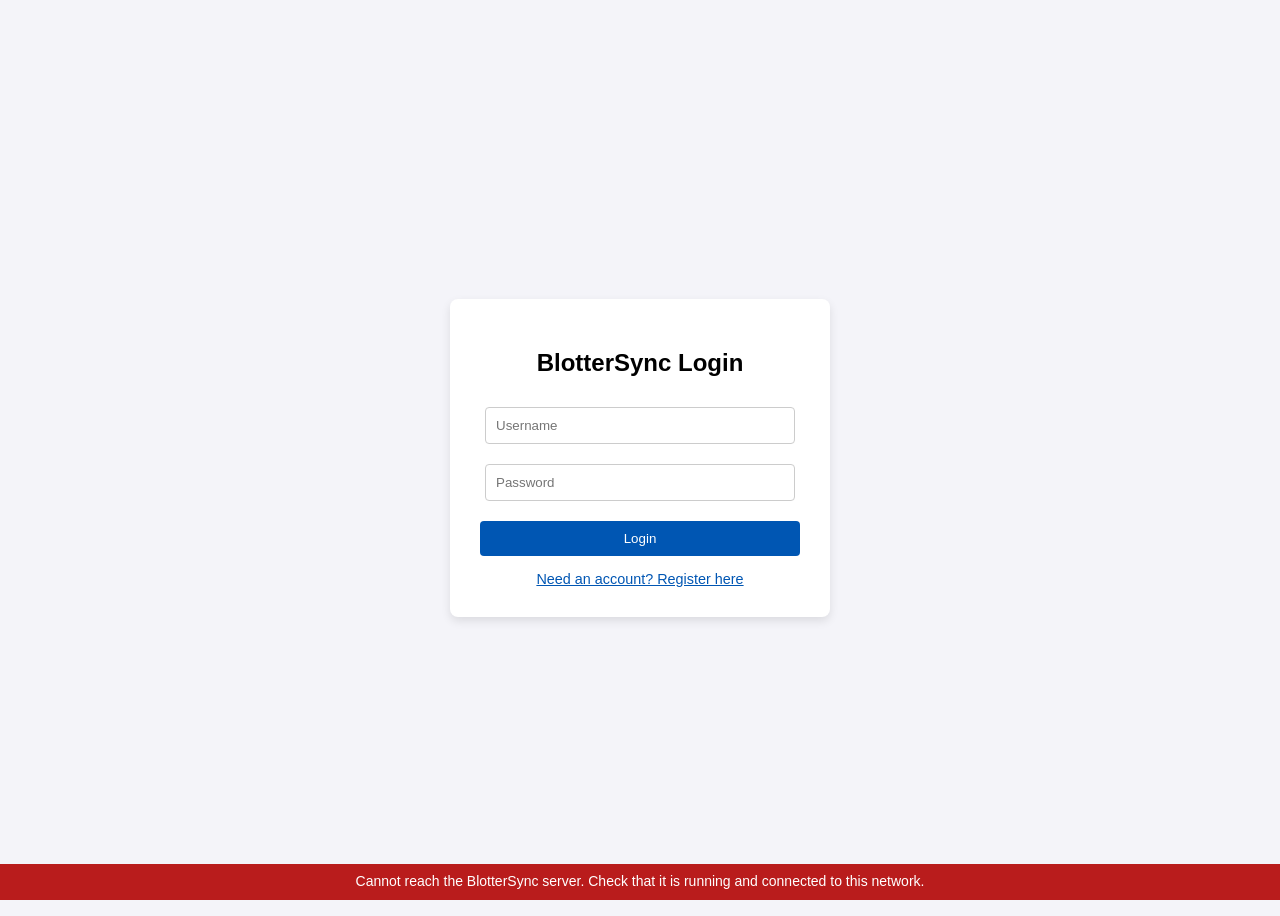
<file: index.html>
<!DOCTYPE html>
<html lang="en">
<head>
    <meta charset="UTF-8">
    <meta name="viewport" content="width=device-width, initial-scale=1.0">
    <title>BlotterSync - Authentication</title>
    <style>
        body { font-family: Arial, sans-serif; display: flex; justify-content: center; align-items: center; height: 100vh; background-color: #f4f4f9; }
        .auth-box { background: white; padding: 30px; border-radius: 8px; box-shadow: 0 4px 10px rgba(0,0,0,0.1); width: 320px; text-align: center; }
        input { width: 90%; padding: 10px; margin: 10px 0; border: 1px solid #ccc; border-radius: 4px; }
        button { width: 100%; padding: 10px; margin-top: 10px; background-color: #0056b3; color: white; border: none; border-radius: 4px; cursor: pointer; }
        button:hover { background-color: #004494; }
        .toggle-link { color: #0056b3; cursor: pointer; margin-top: 15px; display: block; font-size: 0.9em; text-decoration: underline; }
        #errorMsg, #successMsg { font-size: 0.9em; display: none; margin-top: 10px; }
        #errorMsg { color: red; }
        #successMsg { color: green; }
        .hidden { display: none; }
    </style>
</head>
<body>
    <div class="auth-box">
        <h2 id="formTitle">BlotterSync Login</h2>
        
        <!-- LOGIN FORM -->
        <form id="loginForm">
            <input type="text" id="loginUsername" placeholder="Username" required>
            <input type="password" id="loginPassword" placeholder="Password" required>
            <button type="submit">Login</button>
        </form>

        <!-- REGISTER FORM (Hidden by default) -->
        <form id="registerForm" class="hidden">
            <input type="text" id="regBadge" placeholder="Badge Number (e.g., PO1-999)" required>
            <input type="text" id="regFirst" placeholder="First Name" required>
            <input type="text" id="regLast" placeholder="Last Name" required>
            <input type="text" id="regUser" placeholder="Choose Username" required>
            <input type="password" id="regPass" placeholder="Choose Password (min. 8 characters)" minlength="8" required>
            <button type="submit">Register Account</button>
        </form>

        <p id="errorMsg"></p>
        <p id="successMsg"></p>
        <span class="toggle-link" id="toggleMode">Need an account? Register here</span>
    </div>

    <script>
        const API_BASE_URL = 'http://localhost:5180';

        const loginForm = document.getElementById('loginForm');
        const registerForm = document.getElementById('registerForm');
        const formTitle = document.getElementById('formTitle');
        const toggleBtn = document.getElementById('toggleMode');
        const errorMsg = document.getElementById('errorMsg');
        const successMsg = document.getElementById('successMsg');

        // Toggle between Login and Register views
        let isLogin = true;
        toggleBtn.addEventListener('click', () => {
            isLogin = !isLogin;
            errorMsg.style.display = 'none';
            successMsg.style.display = 'none';
            
            if (isLogin) {
                loginForm.classList.remove('hidden');
                registerForm.classList.add('hidden');
                formTitle.innerText = "BlotterSync Login";
                toggleBtn.innerText = "Need an account? Register here";
            } else {
                loginForm.classList.add('hidden');
                registerForm.classList.remove('hidden');
                formTitle.innerText = "Create Officer Account";
                toggleBtn.innerText = "Already have an account? Login here";
            }
        });

        // Handle Login Submission
        loginForm.addEventListener('submit', async (e) => {
            e.preventDefault();
            errorMsg.style.display = 'none';
            
            const username = document.getElementById('loginUsername').value;
            const password = document.getElementById('loginPassword').value;
            const submitBtn = loginForm.querySelector('button[type="submit"]');
            submitBtn.disabled = true;

            try {
                const response = await fetch(`${API_BASE_URL}/api/Auth/Login`, {
                    method: 'POST',
                    headers: { 'Content-Type': 'application/json' },
                    body: JSON.stringify({ username, password })
                });

                if (response.ok) {
                    const data = await response.json();
                    localStorage.setItem('jwtToken', data.token);
                    localStorage.setItem('userRole', data.role);
                    window.location.href = 'dashboard.html';
                } else {
                    errorMsg.innerText = "Invalid username or password.";
                    errorMsg.style.display = 'block';
                }
            } catch (error) {
                errorMsg.innerText = "Cannot connect to the API.";
                errorMsg.style.display = 'block';
            } finally {
                submitBtn.disabled = false;
            }
        });

        // Handle Registration Submission
        registerForm.addEventListener('submit', async (e) => {
            e.preventDefault();
            errorMsg.style.display = 'none';
            successMsg.style.display = 'none';

            const payload = {
                badgeNumber: document.getElementById('regBadge').value,
                firstName: document.getElementById('regFirst').value,
                lastName: document.getElementById('regLast').value,
                username: document.getElementById('regUser').value,
                password: document.getElementById('regPass').value
            };
            const submitBtn = registerForm.querySelector('button[type="submit"]');
            submitBtn.disabled = true;

            try {
                const response = await fetch(`${API_BASE_URL}/api/Auth/Register`, {
                    method: 'POST',
                    headers: { 'Content-Type': 'application/json' },
                    body: JSON.stringify(payload)
                });

                if (response.ok) {
                    successMsg.innerText = "Account created! You can now log in.";
                    successMsg.style.display = 'block';
                    registerForm.reset();
                    toggleBtn.click(); // Switch back to login view automatically
                } else {
                    let errText = '';
                    const contentType = response.headers.get('content-type') || '';
                    if (contentType.includes('json')) {
                        const errData = await response.json();
                        if (errData && errData.errors) {
                            errText = Object.values(errData.errors).flat().join(' ');
                        } else if (typeof errData === 'string') {
                            errText = errData;
                        } else if (errData && errData.title) {
                            errText = errData.title;
                        }
                    } else {
                        errText = await response.text();
                    }
                    errorMsg.innerText = errText || "Registration failed.";
                    errorMsg.style.display = 'block';
                }
            } catch (error) {
                errorMsg.innerText = "Cannot connect to the API.";
                errorMsg.style.display = 'block';
            } finally {
                submitBtn.disabled = false;
            }
        });
    </script>
    <script src="sync-status.js"></script>
</body>
</html>
</file>
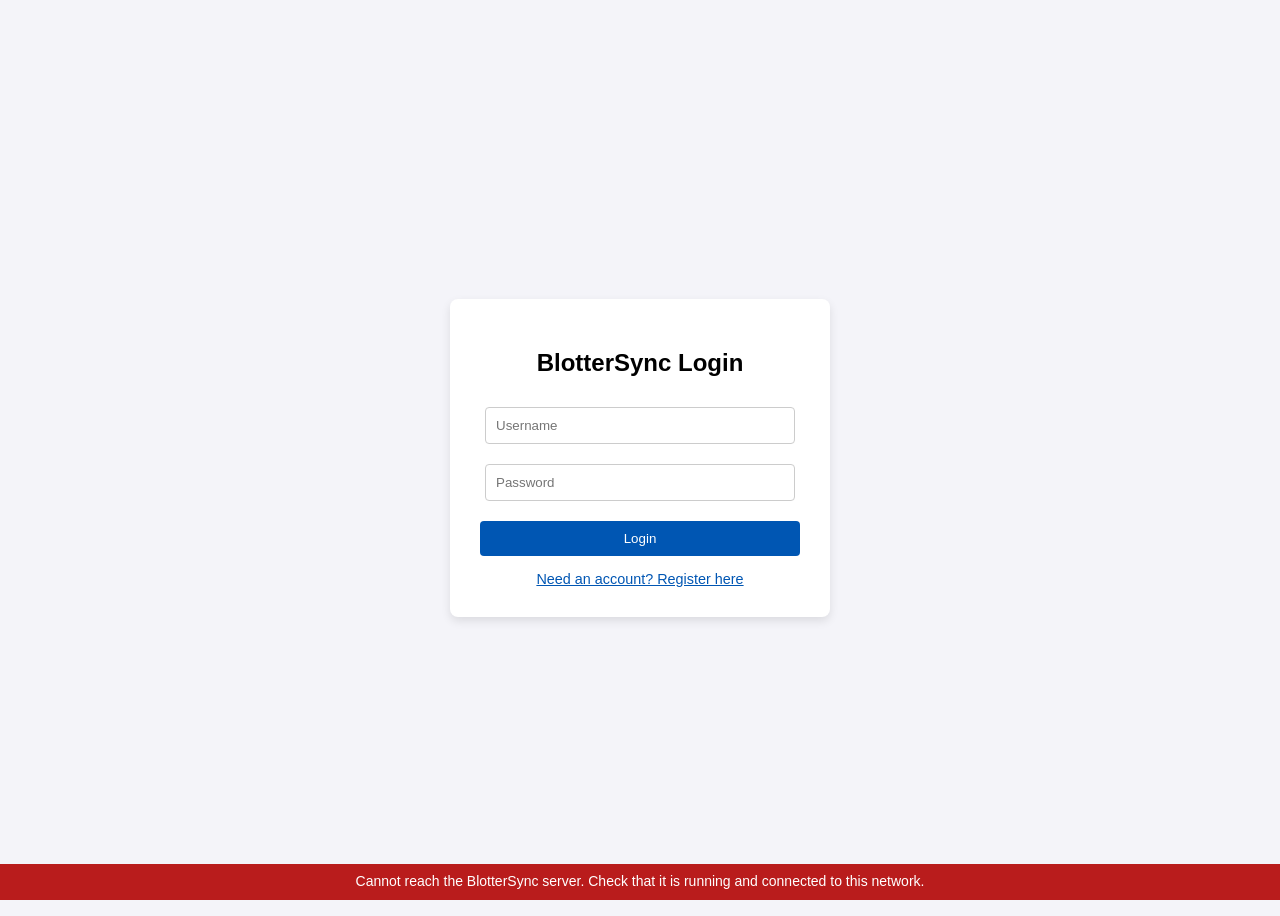
<file: dashboard.html>
<!DOCTYPE html>
<html lang="en">
<head>
    <meta charset="UTF-8">
    <meta name="viewport" content="width=device-width, initial-scale=1.0">
    <title>BlotterSync | Administrator Dashboard</title>
    <link rel="stylesheet" href="https://cdnjs.cloudflare.com/ajax/libs/font-awesome/6.4.0/css/all.min.css">

    <style>
        :root {
            --primary: #1e293b;
            --secondary: #334155;
            --accent: #2563eb;
            --success: #16a34a;
            --warning: #eab308;
            --danger: #dc2626;
            --bg-main: #f8fafc;
            --text-dark: #0f172a;
            --text-light: #f8fafc;
        }

        * { margin: 0; padding: 0; box-sizing: border-box; font-family: 'Segoe UI', Tahoma, Geneva, Verdana, sans-serif; }
        body { display: flex; height: 100vh; background-color: var(--bg-main); overflow: hidden; }

        /* Sidebar Navigation */
        .sidebar { width: 280px; background-color: var(--primary); color: var(--text-light); display: flex; flex-direction: column; }
        .sidebar-header { padding: 25px 20px; text-align: center; border-bottom: 1px solid var(--secondary); }
        .sidebar-header h2 { font-size: 1.4rem; font-weight: 700; color: #60a5fa; letter-spacing: 1px; }
        .sidebar-header p { font-size: 0.85rem; color: #94a3b8; margin-top: 5px; text-transform: uppercase; letter-spacing: 0.5px; }
        
        .nav-menu { list-style: none; padding: 20px 0; flex-grow: 1; }
        .nav-item { padding: 15px 25px; display: flex; align-items: center; gap: 15px; color: #cbd5e1; text-decoration: none; transition: 0.2s; border-left: 4px solid transparent; cursor: pointer; }
        .nav-item:hover, .nav-item.active { background-color: var(--secondary); color: white; border-left-color: var(--accent); }
        .nav-item i { width: 20px; font-size: 1.1rem; text-align: center; }

        /* Main Content Area */
        .main-content { flex-grow: 1; display: flex; flex-direction: column; overflow-y: auto; }
        .top-header { background: white; padding: 15px 30px; display: flex; justify-content: space-between; align-items: center; box-shadow: 0 1px 3px rgba(0,0,0,0.1); z-index: 10; }
        .user-info { display: flex; align-items: center; gap: 15px; }
        .user-info span { font-weight: 600; color: var(--text-dark); }
        .btn-logout { background: #ef4444; color: white; border: none; padding: 8px 15px; border-radius: 5px; cursor: pointer; font-weight: bold; transition: 0.2s; }
        .btn-logout:hover { background: #dc2626; }

        /* Dashboard Container & View Management */
        .dashboard-container { padding: 30px; flex-grow: 1; }
        .view-section { display: none; } /* Hides all sections by default */
        .view-section.active { display: block; } /* Shows only the active section */
        
        .section-header { display: flex; justify-content: space-between; align-items: center; margin-bottom: 25px; }
        .btn-primary { background: var(--accent); color: white; border: none; padding: 10px 20px; border-radius: 6px; cursor: pointer; font-weight: 600; display: flex; align-items: center; gap: 8px; transition: 0.2s; }
        .btn-primary:hover { background: #1d4ed8; }

        /* Stats Grid */
        .stats-grid { display: grid; grid-template-columns: repeat(auto-fit, minmax(250px, 1fr)); gap: 20px; margin-bottom: 30px; }
        .stat-card { background: white; padding: 20px; border-radius: 8px; box-shadow: 0 2px 4px rgba(0,0,0,0.05); display: flex; align-items: center; gap: 20px; border-left: 4px solid var(--accent); }
        .stat-card.success { border-left-color: var(--success); }
        .stat-card.warning { border-left-color: var(--warning); }
        .stat-icon { font-size: 2rem; color: #94a3b8; }
        .stat-details h4 { color: #64748b; font-size: 0.9rem; font-weight: 600; text-transform: uppercase; }
        .stat-details h2 { color: var(--text-dark); font-size: 1.8rem; margin-top: 5px; }

        /* Data Table & Cards */
        .card { background: white; border-radius: 8px; box-shadow: 0 2px 4px rgba(0,0,0,0.05); overflow: hidden; margin-bottom: 20px; }
        .card-header { padding: 15px 20px; border-bottom: 1px solid #e2e8f0; background: #f8fafc; font-weight: 600; color: var(--text-dark); display: flex; justify-content: space-between; }
        .card-body { padding: 20px; }
        table { width: 100%; border-collapse: collapse; text-align: left; }
        th { padding: 15px 20px; color: #64748b; font-weight: 600; font-size: 0.85rem; text-transform: uppercase; border-bottom: 2px solid #e2e8f0; }
        td { padding: 15px 20px; border-bottom: 1px solid #e2e8f0; font-size: 0.95rem; color: #334155; }
        tr:hover { background-color: #f1f5f9; }
        .badge { padding: 5px 12px; border-radius: 20px; font-size: 0.75rem; font-weight: bold; }
        .badge-pending { background: #fef08a; color: #854d0e; }
        .badge-resolved { background: #bbf7d0; color: #166534; }
        .badge-other { background: #e2e8f0; color: #334155; }

        /* Map Placeholder */
        .map-container { width: 100%; height: 400px; background-color: #e2e8f0; border-radius: 8px; display: flex; justify-content: center; align-items: center; color: #64748b; font-size: 1.2rem; flex-direction: column; gap: 10px;}
        
        /* Modal Overlay */
        .modal { display: none; position: fixed; top: 0; left: 0; width: 100%; height: 100%; background: rgba(0,0,0,0.6); justify-content: center; align-items: center; z-index: 1000; }
        .modal-content { background: white; padding: 30px; border-radius: 10px; width: 550px; box-shadow: 0 10px 25px rgba(0,0,0,0.2); }
        .modal-header { display: flex; justify-content: space-between; align-items: center; margin-bottom: 20px; border-bottom: 1px solid #e2e8f0; padding-bottom: 10px; }
        .close-btn { background: none; border: none; font-size: 1.5rem; cursor: pointer; color: #94a3b8; transition: 0.2s; }
        .close-btn:hover { color: #ef4444; }

        /* Form Styling */
        .form-row { display: grid; grid-template-columns: 1fr 1fr; gap: 15px; }
        .form-group { margin-bottom: 15px; }
        .form-group label { display: block; margin-bottom: 6px; font-weight: 600; font-size: 0.85rem; color: #475569; }
        .form-control { width: 100%; padding: 10px; border: 1px solid #cbd5e1; border-radius: 6px; font-size: 0.95rem; }
        .btn-submit { width: 100%; background: var(--success); color: white; border: none; padding: 12px; border-radius: 6px; font-size: 1rem; font-weight: bold; cursor: pointer; margin-top: 10px; transition: 0.2s; }

        .footer { text-align: center; padding: 15px; color: #94a3b8; font-size: 0.8rem; border-top: 1px solid #e2e8f0; }
    </style>
</head>
<body>

    <!-- Sidebar Navigation -->
    <aside class="sidebar">
        <div class="sidebar-header">
            <h2><i class="fa-solid fa-shield-halved"></i> BlotterSync</h2>
            <p>Barangay Malanday</p>
        </div>
        <ul class="nav-menu">
            <li class="nav-item active" onclick="switchView('blotterView', this)"><i class="fa-solid fa-folder-open"></i> Digital Blotter</li>
            <li class="nav-item" onclick="switchView('analyticsView', this)"><i class="fa-solid fa-map-location-dot"></i> Spatial Analytics</li>
            <li class="nav-item" onclick="switchView('reportsView', this)"><i class="fa-solid fa-file-invoice"></i> Reports Generation</li>
            <li class="nav-item" onclick="switchView('notificationsView', this)"><i class="fa-solid fa-bell"></i> Notifications</li>
        </ul>
    </aside>

    <!-- Main Content -->
    <main class="main-content">
        <header class="top-header">
            <h3 id="headerTitle">Command Center</h3>
            <div class="user-info">
                <span id="welcomeMsg"><i class="fa-solid fa-user-circle"></i> Loading...</span>
                <button class="btn-logout" onclick="logout()"><i class="fa-solid fa-right-from-bracket"></i></button>
            </div>
        </header>

        <div class="dashboard-container">
            
            <!-- VIEW 1: DIGITAL BLOTTER -->
            <div id="blotterView" class="view-section active">
                <div class="section-header">
                    <h2>Incident Management</h2>
                    <button class="btn-primary" onclick="openModal()"><i class="fa-solid fa-plus"></i> Encode New Blotter</button>
                </div>

                <div class="stats-grid">
                    <div class="stat-card">
                        <div class="stat-icon"><i class="fa-solid fa-file-lines"></i></div>
                        <div class="stat-details">
                            <h4>Total Cases</h4>
                            <h2 id="totalCases">0</h2>
                        </div>
                    </div>
                    <div class="stat-card warning">
                        <div class="stat-icon"><i class="fa-solid fa-clock-rotate-left"></i></div>
                        <div class="stat-details">
                            <h4>Pending Resolution</h4>
                            <h2 id="pendingCases">0</h2>
                        </div>
                    </div>
                    <div class="stat-card success">
                        <div class="stat-icon"><i class="fa-solid fa-check-double"></i></div>
                        <div class="stat-details">
                            <h4>Resolved Cases</h4>
                            <h2 id="resolvedCases">0</h2>
                        </div>
                    </div>
                </div>

                <div class="card">
                    <div class="card-header">Recent Blotter Entries</div>
                    <table>
                        <thead>
                            <tr>
                                <th>Tracking No.</th>
                                <th>Date & Time</th>
                                <th>Location</th>
                                <th>Status</th>
                                <th>Narrative Summary</th>
                            </tr>
                        </thead>
                        <tbody id="recordsTableBody">
                            <!-- Records populate here -->
                        </tbody>
                    </table>
                </div>
            </div>

            <!-- VIEW 2: SPATIAL ANALYTICS -->
            <div id="analyticsView" class="view-section">
                <div class="section-header">
                    <h2>Crime Heat Map & Analytics</h2>
                </div>
                <div class="card">
                    <div class="card-header">Barangay Malanday - Live Geographic Hotspots</div>
                    <div class="card-body">
                        <!-- Simulated Map Integration -->
                        <div class="map-container">
                            <i class="fa-solid fa-map-location-dot" style="font-size: 3rem; color: #94a3b8;"></i>
                            <p>API Integration to Google Maps / GIS goes here.</p>
                            <p style="font-size: 0.9rem;">Heatmap dynamically populates based on BlotterSync location data.</p>
                        </div>
                    </div>
                </div>
            </div>

            <!-- VIEW 3: REPORTS GENERATION -->
            <div id="reportsView" class="view-section">
                <div class="section-header">
                    <h2>Automated Reports Generation</h2>
                </div>
                <div class="card">
                    <div class="card-header">Export Official Documents</div>
                    <div class="card-body" style="display: flex; gap: 20px;">
                        <button class="btn-primary" style="background-color: var(--danger);" onclick="window.print()"><i class="fa-solid fa-file-pdf"></i> Export Monthly Blotter (PDF)</button>
                        <button class="btn-primary" style="background-color: var(--success);" onclick="exportToCSV()"><i class="fa-solid fa-file-excel"></i> Export Analytics Data (CSV)</button>
                    </div>
                </div>
            </div>

            <!-- VIEW 4: NOTIFICATIONS -->
            <div id="notificationsView" class="view-section">
                <div class="section-header">
                    <h2>System Notifications</h2>
                </div>
                <div class="card">
                    <div class="card-header">Recent Activity Alerts</div>
                    <div class="card-body">
                        <ul style="list-style: none;">
                            <li style="padding: 15px; border-bottom: 1px solid #e2e8f0;"><i class="fa-solid fa-circle-exclamation" style="color: var(--warning); margin-right: 10px;"></i> <strong>New Incident Encoded:</strong> Theft reported at Zone 1 (Just now)</li>
                            <li style="padding: 15px; border-bottom: 1px solid #e2e8f0;"><i class="fa-solid fa-check-circle" style="color: var(--success); margin-right: 10px;"></i> <strong>Case Resolved:</strong> Tracking No. BS-20261009-ABC has been closed. (2 hrs ago)</li>
                            <li style="padding: 15px;"><i class="fa-solid fa-server" style="color: var(--accent); margin-right: 10px;"></i> <strong>System Alert:</strong> Weekly automated backup completed successfully. (1 day ago)</li>
                        </ul>
                        <button class="btn-primary" style="margin-top: 15px;" onclick="broadcastAnnouncement()">Post Announcement</button>
                    </div>
                </div>
            </div>

        </div>

        <footer class="footer">
            System developed by Eries Gil P. Guna | BSIT 3-8 | BlotterSync Kiosk Architecture
        </footer>
    </main>

    <!-- Create Blotter Modal (Unchanged) -->
    <div id="blotterModal" class="modal">
        <div class="modal-content">
            <div class="modal-header">
                <h3><i class="fa-solid fa-pen-to-square"></i> Encode Digital Blotter</h3>
                <button class="close-btn" onclick="closeModal()"><i class="fa-solid fa-xmark"></i></button>
            </div>
            <form id="createBlotterForm">
                <div class="form-row">
                    <div class="form-group">
                        <label>Incident Category</label>
                        <select id="categoryId" class="form-control" required>
                            <option value="1">Theft / Robbery</option>
                            <option value="2">Physical Injury / Assault</option>
                            <option value="3">Domestic Dispute</option>
                            <option value="4">Vandalism / Property Damage</option>
                            <option value="5">Disturbance of Peace / Noise</option>
                            <option value="6">Harassment</option>
                            <option value="7">Trespassing</option>
                            <option value="8">Fraud / Estafa</option>
                            <option value="9">Lost and Found</option>
                            <option value="10">Boundary Dispute</option>
                            <option value="17">Cyberbullying / Online Threats</option>
                            <option value="11">Other / Miscellaneous</option>
                        </select>
                    </div>
                    <div class="form-group">
                        <label>Complainant ID</label>
                        <input type="number" id="complainantId" class="form-control" value="1" required>
                    </div>
                </div>
                <div class="form-row">
                    <div class="form-group">
                        <label>Incident Date</label>
                        <input type="datetime-local" id="incidentDate" class="form-control" required>
                    </div>
                    <div class="form-group">
                        <label>Location (Malanday Zone)</label>
                        <input type="text" id="location" class="form-control" placeholder="e.g., Zone 1" required>
                    </div>
                </div>
                <hr style="border: 0; border-top: 1px solid #e2e8f0; margin: 15px 0;">
                <p style="font-size: 0.85rem; color: #64748b; margin-bottom: 10px; font-weight: bold;">INCIDENT NARRATIVE (5 Ws & 1 H)</p>

                <div class="form-group">
                    <label>What happened? (The Offense)</label>
                    <textarea id="narrativeWhat" class="form-control" placeholder="Describe the specific action or crime..." required style="min-height: 50px;"></textarea>
                </div>
                <div class="form-group">
                    <label>Why did it happen? (Motive / Context)</label>
                    <textarea id="narrativeWhy" class="form-control" placeholder="Describe the argument, motive, or preceding events..." required style="min-height: 50px;"></textarea>
                </div>
                <div class="form-group">
                    <label>How did it happen? (Sequence of Events)</label>
                    <textarea id="narrativeHow" class="form-control" placeholder="Describe exactly how the incident was carried out..." required style="min-height: 70px;"></textarea>
                </div>
                <button type="submit" class="btn-submit">Submit Official Record</button>
            </form>
        </div>
    </div>

    <script>
        const API_BASE_URL = 'http://localhost:5180';
        const token = localStorage.getItem('jwtToken');
        const role = localStorage.getItem('userRole');

        if (!token) {
            window.location.href = 'index.html';
        }

        function escapeHtml(str) {
            return String(str ?? '')
                .replace(/&/g, '&amp;')
                .replace(/</g, '&lt;')
                .replace(/>/g, '&gt;')
                .replace(/"/g, '&quot;')
                .replace(/'/g, '&#39;');
        }

        document.getElementById('welcomeMsg').innerHTML = `<i class="fa-solid fa-user-shield"></i> Active ${escapeHtml(role)}`;

        // View Switching Logic
        function switchView(viewId, element) {
            // Remove active class from all views and nav items
            document.querySelectorAll('.view-section').forEach(view => view.classList.remove('active'));
            document.querySelectorAll('.nav-item').forEach(nav => nav.classList.remove('active'));
            
            // Add active class to selected view and nav item
            document.getElementById(viewId).classList.add('active');
            element.classList.add('active');
        }

        async function loadCategories() {
            const select = document.getElementById('categoryId');
            try {
                const response = await fetch(`${API_BASE_URL}/api/Categories`);
                if (response.ok) {
                    const data = await response.json();
                    if (data && data.length > 0) {
                        select.innerHTML = data.map(c => 
                            `<option value="${c.categoryId}">${escapeHtml(c.name)}</option>`
                        ).join('');
                    }
                }
            } catch (err) {
                console.warn("Could not load dynamic categories, fallback options remain active.", err);
            }
        }

        async function loadRecords() {
            try {
                const response = await fetch(`${API_BASE_URL}/api/BlotterRecords`, {
                    headers: { 'Authorization': `Bearer ${token}` }
                });

                if (response.ok) {
                    const records = await response.json();
                    currentRecords = records;
                    const tableBody = document.getElementById('recordsTableBody');
                    let rowsHtml = '';
                    
                    let pendingCount = 0;
                    let resolvedCount = 0;

                    records.forEach(record => {
                        if(record.status === "Pending") pendingCount++;
                        if(record.status === "Resolved") resolvedCount++;

                        const dateObj = new Date(record.incidentDate);
                        let statusBadgeClass = "badge badge-other";
                        if (record.status === "Pending") statusBadgeClass = "badge badge-pending";
                        else if (record.status === "Resolved") statusBadgeClass = "badge badge-resolved";

                        rowsHtml += `
                            <tr>
                                <td><strong>${escapeHtml(record.trackingNumber)}</strong></td>
                                <td>${dateObj.toLocaleDateString()} ${dateObj.toLocaleTimeString([], {hour: '2-digit', minute:'2-digit'})}</td>
                                <td>${escapeHtml(record.location)}</td>
                                <td><span class="${statusBadgeClass}">${escapeHtml(record.status)}</span></td>
                                <td style="white-space: pre-line;">${escapeHtml(record.narrative)}</td>
                            </tr>
                        `;
                    });

                    tableBody.innerHTML = rowsHtml;

                    document.getElementById('totalCases').innerText = records.length;
                    document.getElementById('pendingCases').innerText = pendingCount;
                    document.getElementById('resolvedCases').innerText = resolvedCount;

                } else if (response.status === 401) {
                    logout();
                }
            } catch (error) {
                console.error("Failed to load records:", error);
            }
        }

        document.getElementById('createBlotterForm').addEventListener('submit', async (e) => {
            e.preventDefault();

            // Format the 5Ws and 1H into a clean, official report structure
            const whatText = document.getElementById('narrativeWhat').value;
            const whyText = document.getElementById('narrativeWhy').value;
            const howText = document.getElementById('narrativeHow').value;
            
            const structuredNarrative = `WHAT: ${whatText} \nWHY: ${whyText} \nHOW: ${howText}`;

            const complainantId = parseInt(document.getElementById('complainantId').value);

            const payload = {
                categoryId: parseInt(document.getElementById('categoryId').value),
                complainantId: Number.isNaN(complainantId) ? null : complainantId, // The 'Who' (Victim)
                respondentId: null, 
                incidentDate: document.getElementById('incidentDate').value, // The 'When'
                location: document.getElementById('location').value, // The 'Where'
                narrative: structuredNarrative // The combined What, Why, and How
            };

            try {
                const response = await fetch(`${API_BASE_URL}/api/BlotterRecords`, {
                    method: 'POST',
                    headers: {
                        'Content-Type': 'application/json',
                        'Authorization': `Bearer ${token}`
                    },
                    body: JSON.stringify(payload)
                });

                if (response.ok) {
                    closeModal();
                    loadRecords(); 
                    document.getElementById('createBlotterForm').reset();
                    alert("Blotter encoded successfully.");
                } else if (response.status === 401) {
                    logout();
                } else {
                    const errText = await response.text();
                    alert(errText || "Failed to save record.");
                }
            } catch (error) {
                alert("API Connection Error");
            }
        });

        function openModal() { document.getElementById('blotterModal').style.display = 'flex'; }
        function closeModal() { document.getElementById('blotterModal').style.display = 'none'; }
        
        window.onclick = function(event) {
            const modal = document.getElementById('blotterModal');
            if (event.target === modal) closeModal();
        }

        function logout() {
            localStorage.clear();
            window.location.href = 'index.html';
        }

        loadRecords();
        loadCategories();

        async function exportToCSV() {
            // Fetch with the JWT (a plain navigation would not send the Authorization header)
            try {
                const response = await fetch(`${API_BASE_URL}/api/BlotterRecords/Export`, {
                    headers: { 'Authorization': `Bearer ${token}` }
                });

                if (response.ok) {
                    const blob = await response.blob();
                    let filename = 'BlotterReport.csv';
                    const disposition = response.headers.get('Content-Disposition');
                    if (disposition) {
                        const match = /filename\*?=(?:UTF-8'')?"?([^";]+)"?/i.exec(disposition);
                        if (match) filename = decodeURIComponent(match[1]);
                    }

                    const url = URL.createObjectURL(blob);
                    const a = document.createElement('a');
                    a.href = url;
                    a.download = filename;
                    document.body.appendChild(a);
                    a.click();
                    a.remove();
                    URL.revokeObjectURL(url);
                } else if (response.status === 403) {
                    alert("Only administrators can export reports.");
                } else {
                    alert("Export failed.");
                }
            } catch (error) {
                alert("Export failed.");
            }
        }

        async function broadcastAnnouncement() {
            const msg = prompt("Enter the Community Announcement to display on the Kiosk:");
            if (msg && msg.trim()) {
                try {
                    const response = await fetch(`${API_BASE_URL}/api/Announcements`, {
                        method: 'POST',
                        headers: { 
                            'Content-Type': 'application/json',
                            'Authorization': `Bearer ${token}`
                        },
                        body: JSON.stringify(msg)
                    });

                    if (response.ok) {
                        alert("Announcement successfully saved to database and broadcasted!");
                    } else if (response.status === 401) {
                        logout();
                    } else {
                        alert("Failed to broadcast announcement.");
                    }
                } catch (error) {
                    alert("API Connection Error");
                }
            }
        }

    </script>
    <script src="sync-status.js"></script>
</body>
</html>
</file>
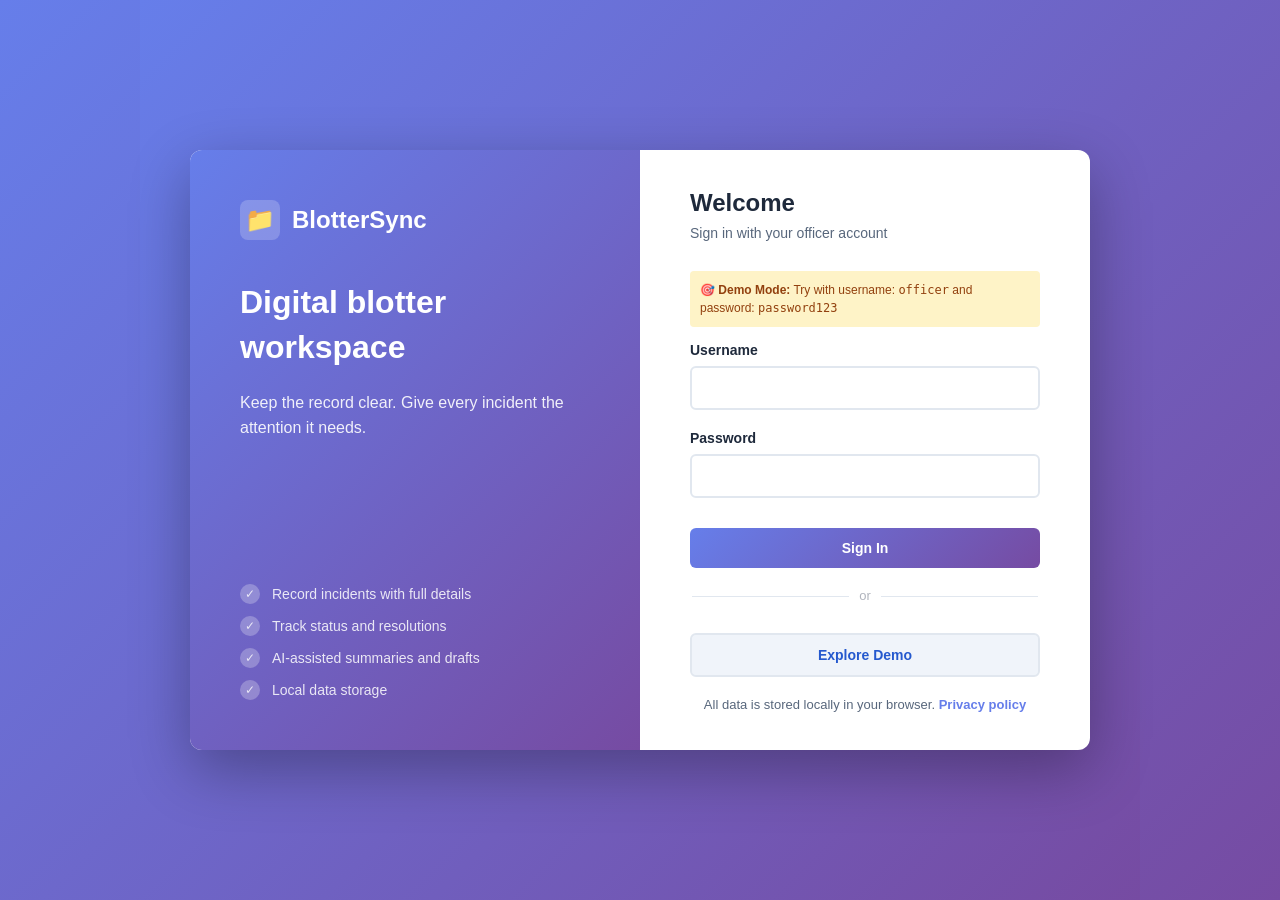
<file: BlotterSync/wwwroot/index-standalone.html>
<!DOCTYPE html>
<html lang="en">
<head>
    <meta charset="UTF-8">
    <meta name="viewport" content="width=device-width, initial-scale=1.0">
    <title>BlotterSync - Authentication</title>
    <style>
        * {
            margin: 0;
            padding: 0;
            box-sizing: border-box;
        }

        html, body {
            height: 100%;
            font-family: 'Segoe UI', -apple-system, BlinkMacSystemFont, Arial, sans-serif;
            background: linear-gradient(135deg, #667eea 0%, #764ba2 100%);
            display: flex;
            justify-content: center;
            align-items: center;
        }

        .auth-container {
            display: flex;
            width: 90%;
            max-width: 1000px;
            height: 600px;
            background: white;
            border-radius: 12px;
            box-shadow: 0 20px 60px rgba(0, 0, 0, 0.3);
            overflow: hidden;
        }

        .auth-left {
            flex: 1;
            background: linear-gradient(135deg, #667eea 0%, #764ba2 100%);
            color: white;
            padding: 50px;
            display: flex;
            flex-direction: column;
            justify-content: space-between;
        }

        .auth-logo {
            display: flex;
            align-items: center;
            gap: 12px;
            font-size: 24px;
            font-weight: 700;
            margin-bottom: 40px;
        }

        .auth-logo-icon {
            width: 40px;
            height: 40px;
            background: rgba(255, 255, 255, 0.2);
            border-radius: 8px;
            display: flex;
            align-items: center;
            justify-content: center;
        }

        .auth-left h1 {
            font-size: 32px;
            line-height: 1.4;
            margin-bottom: 20px;
        }

        .auth-left p {
            font-size: 16px;
            opacity: 0.9;
            line-height: 1.6;
        }

        .auth-features {
            display: flex;
            flex-direction: column;
            gap: 12px;
        }

        .auth-feature {
            display: flex;
            align-items: center;
            gap: 12px;
            font-size: 14px;
            opacity: 0.85;
        }

        .auth-feature-check {
            width: 20px;
            height: 20px;
            border-radius: 50%;
            background: rgba(255, 255, 255, 0.3);
            display: flex;
            align-items: center;
            justify-content: center;
            font-size: 12px;
        }

        .auth-right {
            flex: 1;
            padding: 50px;
            display: flex;
            flex-direction: column;
            justify-content: center;
        }

        .auth-form {
            width: 100%;
        }

        .auth-form h2 {
            font-size: 24px;
            color: #1e293b;
            margin-bottom: 8px;
        }

        .auth-form-subtitle {
            color: #58677c;
            font-size: 14px;
            margin-bottom: 30px;
        }

        .form-group {
            margin-bottom: 20px;
        }

        .form-group label {
            display: block;
            font-size: 14px;
            font-weight: 600;
            color: #1e293b;
            margin-bottom: 8px;
        }

        .form-group input {
            width: 100%;
            padding: 12px;
            border: 2px solid #e1e7ef;
            border-radius: 6px;
            font-size: 14px;
            transition: border-color 0.3s;
        }

        .form-group input:focus {
            outline: none;
            border-color: #667eea;
            box-shadow: 0 0 0 3px rgba(102, 126, 234, 0.1);
        }

        .form-actions {
            display: flex;
            gap: 12px;
            margin-top: 30px;
        }

        .btn {
            flex: 1;
            padding: 12px;
            border: none;
            border-radius: 6px;
            font-size: 14px;
            font-weight: 600;
            cursor: pointer;
            transition: all 0.3s;
        }

        .btn-primary {
            background: linear-gradient(135deg, #667eea 0%, #764ba2 100%);
            color: white;
        }

        .btn-primary:hover:not(:disabled) {
            transform: translateY(-2px);
            box-shadow: 0 10px 20px rgba(102, 126, 234, 0.3);
        }

        .btn-secondary {
            background: #f0f4fa;
            color: #2559ce;
            border: 2px solid #e1e7ef;
        }

        .btn-secondary:hover:not(:disabled) {
            background: #e8f0ff;
        }

        .btn:disabled {
            opacity: 0.6;
            cursor: wait;
        }

        .error-message {
            color: #dc2626;
            font-size: 13px;
            margin-top: 8px;
            display: none;
            padding: 8px;
            background: #fee2e2;
            border-radius: 4px;
        }

        .error-message.show {
            display: block;
        }

        .form-divider {
            text-align: center;
            margin: 20px 0;
            color: #b0b4bd;
            font-size: 13px;
        }

        .form-divider::before,
        .form-divider::after {
            content: "";
            display: inline-block;
            width: 45%;
            height: 1px;
            background: #e1e7ef;
            vertical-align: middle;
        }

        .form-divider::before {
            margin-right: 10px;
        }

        .form-divider::after {
            margin-left: 10px;
        }

        .form-footer {
            text-align: center;
            margin-top: 20px;
            font-size: 13px;
            color: #58677c;
        }

        .form-footer a {
            color: #667eea;
            text-decoration: none;
            font-weight: 600;
        }

        .form-footer a:hover {
            text-decoration: underline;
        }

        .hidden {
            display: none !important;
        }

        .demo-info {
            background: #fef3c7;
            color: #92400e;
            padding: 10px;
            border-radius: 4px;
            font-size: 12px;
            line-height: 1.5;
            margin-bottom: 15px;
        }

        @media (max-width: 768px) {
            .auth-container {
                flex-direction: column;
                height: auto;
            }

            .auth-left {
                padding: 30px;
                min-height: 250px;
            }

            .auth-right {
                padding: 30px;
                min-height: 400px;
            }

            .auth-left h1 {
                font-size: 24px;
            }

            .form-actions {
                flex-direction: column;
            }
        }
    </style>
</head>
<body>
    <div class="auth-container">
        <div class="auth-left">
            <div>
                <div class="auth-logo">
                    <div class="auth-logo-icon">📁</div>
                    <span>BlotterSync</span>
                </div>
                <h1>Digital blotter workspace</h1>
                <p>Keep the record clear. Give every incident the attention it needs.</p>
            </div>
            <div class="auth-features">
                <div class="auth-feature">
                    <div class="auth-feature-check">✓</div>
                    <span>Record incidents with full details</span>
                </div>
                <div class="auth-feature">
                    <div class="auth-feature-check">✓</div>
                    <span>Track status and resolutions</span>
                </div>
                <div class="auth-feature">
                    <div class="auth-feature-check">✓</div>
                    <span>AI-assisted summaries and drafts</span>
                </div>
                <div class="auth-feature">
                    <div class="auth-feature-check">✓</div>
                    <span>Local data storage</span>
                </div>
            </div>
        </div>

        <div class="auth-right">
            <form id="loginForm" class="auth-form">
                <h2>Welcome</h2>
                <p class="auth-form-subtitle">Sign in with your officer account</p>

                <div class="demo-info">
                    <strong>🎯 Demo Mode:</strong> Try with username: <code>officer</code> and password: <code>password123</code>
                </div>

                <div class="form-group">
                    <label for="username">Username</label>
                    <input type="text" id="username" name="username" autocomplete="username" required>
                </div>

                <div class="form-group">
                    <label for="password">Password</label>
                    <input type="password" id="password" name="password" autocomplete="current-password" required>
                </div>

                <div id="loginError" class="error-message"></div>

                <div class="form-actions">
                    <button type="submit" class="btn btn-primary">Sign In</button>
                </div>

                <div class="form-divider">or</div>

                <div class="form-actions">
                    <button type="button" id="demoBtn" class="btn btn-secondary">Explore Demo</button>
                </div>

                <div class="form-footer">
                    All data is stored locally in your browser. <a href="#privacy">Privacy policy</a>
                </div>
            </form>

            <form id="registerForm" class="auth-form hidden">
                <h2>Create Officer Account</h2>
                <p class="auth-form-subtitle">Register a new officer account</p>

                <div class="form-group">
                    <label for="regBadge">Badge Number</label>
                    <input type="text" id="regBadge" name="badgeNumber" placeholder="e.g., PO1-999" required>
                </div>

                <div class="form-group">
                    <label for="regFirst">First Name</label>
                    <input type="text" id="regFirst" name="firstName" required>
                </div>

                <div class="form-group">
                    <label for="regLast">Last Name</label>
                    <input type="text" id="regLast" name="lastName" required>
                </div>

                <div class="form-group">
                    <label for="regUsername">Username</label>
                    <input type="text" id="regUsername" name="username" required>
                </div>

                <div class="form-group">
                    <label for="regPassword">Password (min. 8 characters)</label>
                    <input type="password" id="regPassword" name="password" minlength="8" required>
                </div>

                <div id="registerError" class="error-message"></div>

                <div class="form-actions">
                    <button type="submit" class="btn btn-primary">Create Account</button>
                    <button type="button" id="backToLogin" class="btn btn-secondary">Back</button>
                </div>

                <div class="form-footer">
                    Already have an account? <a href="#" id="goToLogin">Sign in here</a>
                </div>
            </form>
        </div>
    </div>

    <script src="storage.js"></script>
    <script src="init-data.js"></script>
    <script>
        // Initialize storage and demo data on page load
        document.addEventListener('DOMContentLoaded', async () => {
            // Initialize storage
            await storage.init();

            // Initialize demo data
            initializeDemoData();
        });

        // Form switching
        document.getElementById('demoBtn').addEventListener('click', (e) => {
            e.preventDefault();
            handleDemoLogin();
        });

        // Toggle between login and register forms
        const loginForm = document.getElementById('loginForm');
        const registerForm = document.getElementById('registerForm');

        document.getElementById('backToLogin').addEventListener('click', (e) => {
            e.preventDefault();
            loginForm.classList.remove('hidden');
            registerForm.classList.add('hidden');
            document.getElementById('loginError').textContent = '';
            document.getElementById('loginError').classList.remove('show');
        });

        document.getElementById('goToLogin').addEventListener('click', (e) => {
            e.preventDefault();
            loginForm.classList.remove('hidden');
            registerForm.classList.add('hidden');
        });

        // Handle login submission
        loginForm.addEventListener('submit', (e) => {
            e.preventDefault();
            const username = document.getElementById('username').value;
            const password = document.getElementById('password').value;
            handleLogin(username, password);
        });

        // Handle register submission
        registerForm.addEventListener('submit', (e) => {
            e.preventDefault();
            handleRegister();
        });

        // Login handler
        function handleLogin(username, password) {
            const errorEl = document.getElementById('loginError');
            const submitBtn = loginForm.querySelector('button[type="submit"]');

            submitBtn.disabled = true;
            errorEl.textContent = '';
            errorEl.classList.remove('show');

            // Simulated authentication (client-side only)
            const user = storage.findUser(username, password);

            if (user) {
                storage.setCurrentUser(user);
                // Redirect to app
                window.location.href = 'workspace-standalone.html';
            } else {
                errorEl.textContent = 'Invalid username or password';
                errorEl.classList.add('show');
                submitBtn.disabled = false;
            }
        }

        // Demo login (uses first officer account)
        function handleDemoLogin() {
            const demoUser = storage.getUsers()[0]; // Get first officer
            if (demoUser) {
                storage.setCurrentUser(demoUser);
                window.location.href = 'workspace-standalone.html';
            }
        }

        // Register handler
        function handleRegister() {
            const errorEl = document.getElementById('registerError');
            const submitBtn = registerForm.querySelector('button[type="submit"]');

            submitBtn.disabled = true;
            errorEl.textContent = '';
            errorEl.classList.remove('show');

            const badge = document.getElementById('regBadge').value;
            const firstName = document.getElementById('regFirst').value;
            const lastName = document.getElementById('regLast').value;
            const username = document.getElementById('regUsername').value;
            const password = document.getElementById('regPassword').value;

            // Validation
            if (password.length < 8) {
                errorEl.textContent = 'Password must be at least 8 characters';
                errorEl.classList.add('show');
                submitBtn.disabled = false;
                return;
            }

            // Check if username already exists
            if (storage.findUser(username, null)) {
                errorEl.textContent = 'Username already exists';
                errorEl.classList.add('show');
                submitBtn.disabled = false;
                return;
            }

            // Create new user
            const newUser = {
                officerId: 'officer_' + storage.generateId(),
                badgeNumber: badge,
                firstName: firstName,
                lastName: lastName,
                username: username,
                password: password,
                role: 'Officer',
                active: true,
                demo: false
            };

            storage.saveUser(newUser);

            // Show success and switch back to login
            alert('Account created successfully! You can now log in.');
            loginForm.classList.remove('hidden');
            registerForm.classList.add('hidden');
            submitBtn.disabled = false;
        }
    </script>
</body>
</html>
</file>
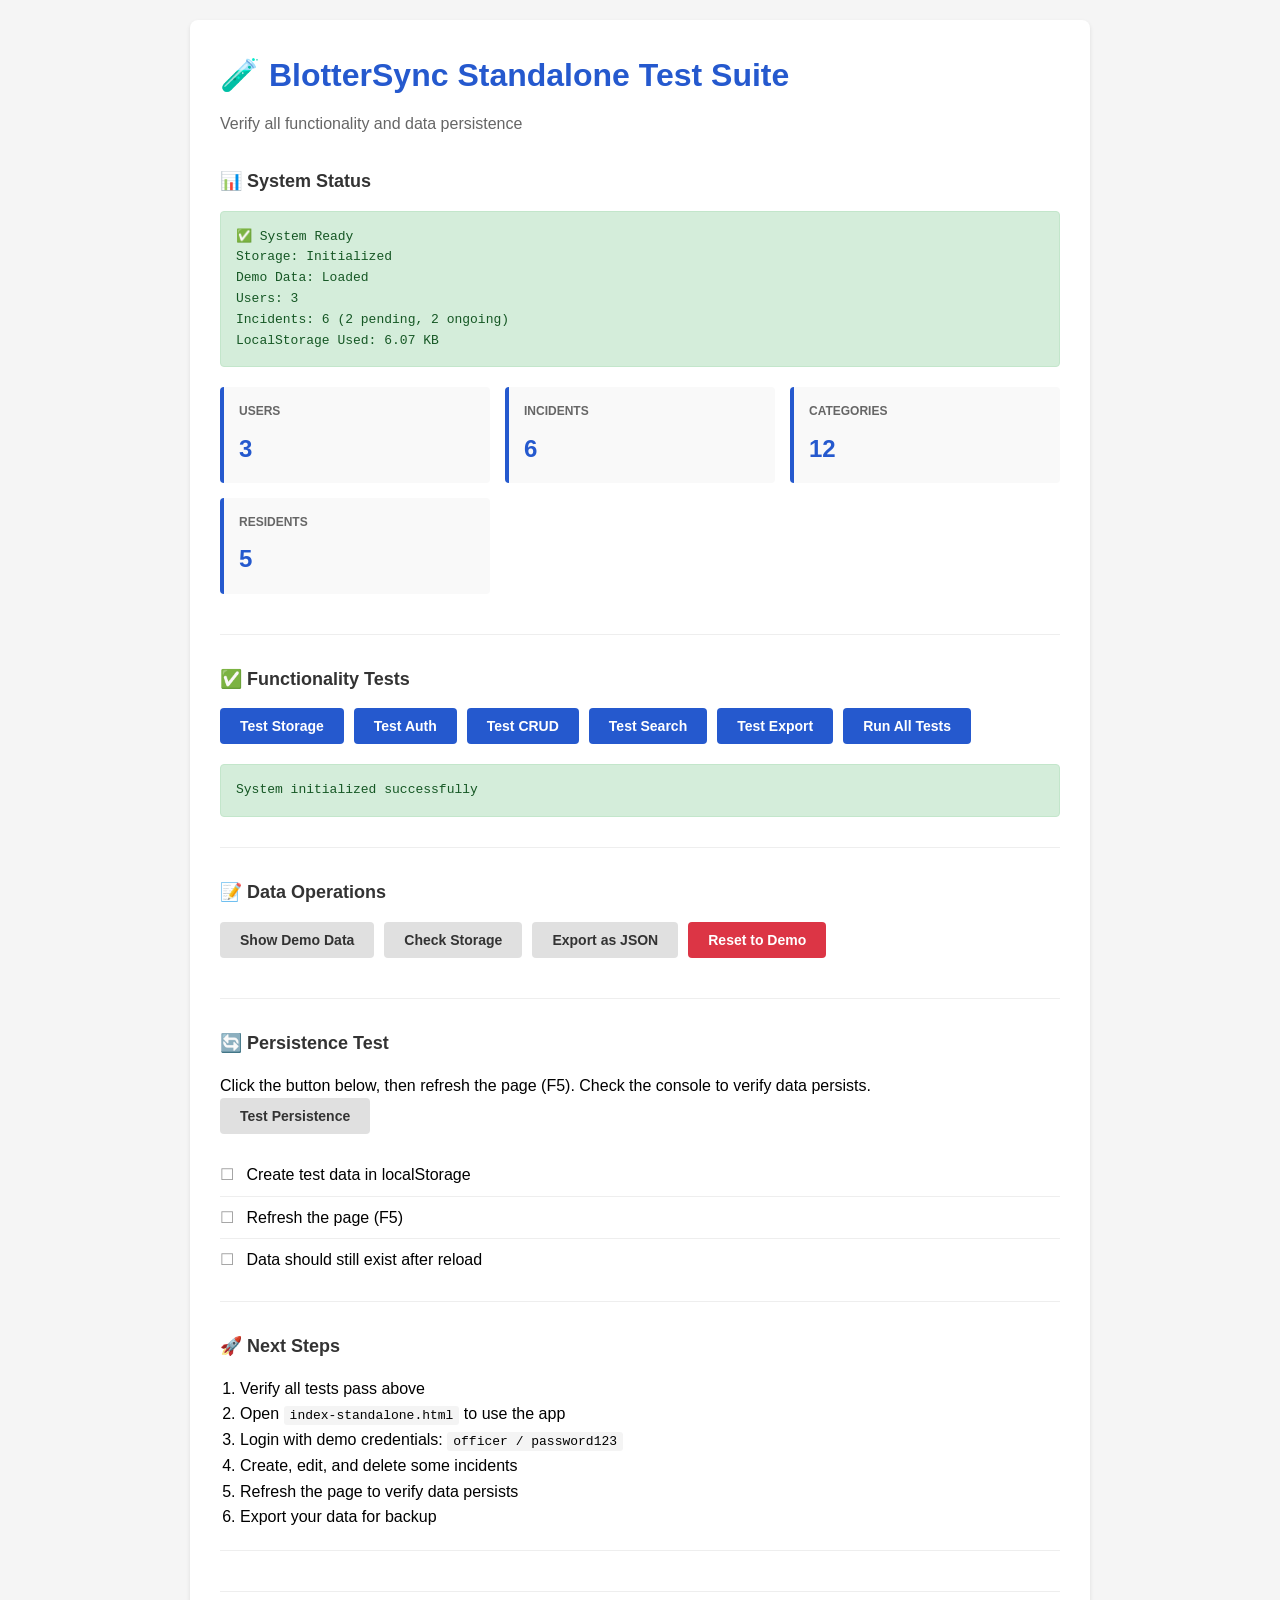
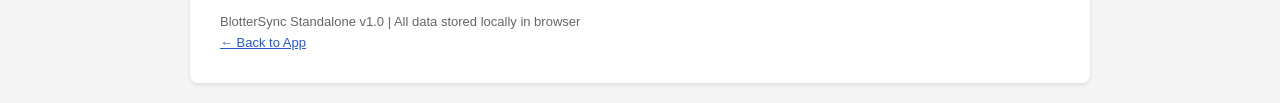
<file: BlotterSync/wwwroot/test-suite.html>
<!-- 
  BlotterSync Standalone - Quick Start Test Page
  Open this page in a browser and click the test buttons to verify everything works
-->
<!DOCTYPE html>
<html lang="en">
<head>
    <meta charset="UTF-8">
    <meta name="viewport" content="width=device-width, initial-scale=1.0">
    <title>BlotterSync Standalone - Test Suite</title>
    <style>
        * { margin: 0; padding: 0; box-sizing: border-box; }
        body {
            font-family: -apple-system, BlinkMacSystemFont, 'Segoe UI', Roboto, sans-serif;
            background: #f5f5f5;
            padding: 20px;
            line-height: 1.6;
        }
        .container {
            max-width: 900px;
            margin: 0 auto;
            background: white;
            border-radius: 8px;
            padding: 30px;
            box-shadow: 0 2px 4px rgba(0,0,0,0.1);
        }
        h1 {
            color: #2559ce;
            margin-bottom: 10px;
        }
        .subtitle {
            color: #666;
            margin-bottom: 30px;
            font-size: 16px;
        }
        .section {
            margin: 30px 0;
            padding-bottom: 20px;
            border-bottom: 1px solid #eee;
        }
        .section:last-child {
            border-bottom: none;
        }
        h2 {
            color: #333;
            font-size: 18px;
            margin-bottom: 15px;
        }
        .button-group {
            display: flex;
            gap: 10px;
            flex-wrap: wrap;
            margin-bottom: 20px;
        }
        button {
            padding: 10px 20px;
            border: none;
            border-radius: 4px;
            font-size: 14px;
            cursor: pointer;
            font-weight: 600;
            transition: all 0.3s;
        }
        .btn-primary {
            background: #2559ce;
            color: white;
        }
        .btn-primary:hover {
            background: #1944a5;
        }
        .btn-secondary {
            background: #e0e0e0;
            color: #333;
        }
        .btn-secondary:hover {
            background: #d0d0d0;
        }
        .btn-danger {
            background: #dc3545;
            color: white;
        }
        .btn-danger:hover {
            background: #c82333;
        }
        .status {
            padding: 15px;
            border-radius: 4px;
            margin: 10px 0;
            font-family: monospace;
            font-size: 13px;
            white-space: pre-wrap;
            word-wrap: break-word;
        }
        .status.success {
            background: #d4edda;
            color: #155724;
            border: 1px solid #c3e6cb;
        }
        .status.error {
            background: #f8d7da;
            color: #721c24;
            border: 1px solid #f5c6cb;
        }
        .status.info {
            background: #d1ecf1;
            color: #0c5460;
            border: 1px solid #bee5eb;
        }
        .checklist {
            list-style: none;
            padding: 0;
        }
        .checklist li {
            padding: 8px 0;
            border-bottom: 1px solid #eee;
        }
        .checklist li:last-child {
            border-bottom: none;
        }
        .checklist li:before {
            content: "☐ ";
            color: #999;
            margin-right: 8px;
        }
        .checklist li.done:before {
            content: "☑ ";
            color: #28a745;
        }
        code {
            background: #f4f4f4;
            padding: 2px 6px;
            border-radius: 3px;
            font-family: monospace;
        }
        .stats {
            display: grid;
            grid-template-columns: repeat(auto-fit, minmax(200px, 1fr));
            gap: 15px;
            margin: 20px 0;
        }
        .stat-card {
            background: #f9f9f9;
            padding: 15px;
            border-radius: 4px;
            border-left: 4px solid #2559ce;
        }
        .stat-card strong {
            display: block;
            color: #666;
            font-size: 12px;
            text-transform: uppercase;
        }
        .stat-card .value {
            font-size: 24px;
            font-weight: bold;
            color: #2559ce;
            margin-top: 8px;
        }
        .footer {
            margin-top: 40px;
            padding-top: 20px;
            border-top: 1px solid #eee;
            color: #666;
            font-size: 13px;
        }
    </style>
</head>
<body>
    <div class="container">
        <h1>🧪 BlotterSync Standalone Test Suite</h1>
        <p class="subtitle">Verify all functionality and data persistence</p>

        <div class="section">
            <h2>📊 System Status</h2>
            <div id="system-status" class="status info">Initializing...</div>
            <div id="system-stats" class="stats"></div>
        </div>

        <div class="section">
            <h2>✅ Functionality Tests</h2>
            <div class="button-group">
                <button class="btn-primary" onclick="testStorage()">Test Storage</button>
                <button class="btn-primary" onclick="testAuthentication()">Test Auth</button>
                <button class="btn-primary" onclick="testRecordCRUD()">Test CRUD</button>
                <button class="btn-primary" onclick="testSearch()">Test Search</button>
                <button class="btn-primary" onclick="testExport()">Test Export</button>
                <button class="btn-primary" onclick="runAllTests()">Run All Tests</button>
            </div>
            <div id="test-results"></div>
        </div>

        <div class="section">
            <h2>📝 Data Operations</h2>
            <div class="button-group">
                <button class="btn-secondary" onclick="showDemoData()">Show Demo Data</button>
                <button class="btn-secondary" onclick="showStorageUsage()">Check Storage</button>
                <button class="btn-secondary" onclick="exportToJSON()">Export as JSON</button>
                <button class="btn-danger" onclick="resetDemo()">Reset to Demo</button>
            </div>
            <div id="data-results"></div>
        </div>

        <div class="section">
            <h2>🔄 Persistence Test</h2>
            <p>Click the button below, then refresh the page (F5). Check the console to verify data persists.</p>
            <div class="button-group">
                <button class="btn-secondary" onclick="testPersistence()">Test Persistence</button>
            </div>
            <ol class="checklist">
                <li id="check-1">Create test data in localStorage</li>
                <li id="check-2">Refresh the page (F5)</li>
                <li id="check-3">Data should still exist after reload</li>
            </ol>
        </div>

        <div class="section">
            <h2>🚀 Next Steps</h2>
            <ol style="margin-left: 20px;">
                <li>Verify all tests pass above</li>
                <li>Open <code>index-standalone.html</code> to use the app</li>
                <li>Login with demo credentials: <code>officer / password123</code></li>
                <li>Create, edit, and delete some incidents</li>
                <li>Refresh the page to verify data persists</li>
                <li>Export your data for backup</li>
            </ol>
        </div>

        <div class="footer">
            <p>BlotterSync Standalone v1.0 | All data stored locally in browser</p>
            <p><a href="index-standalone.html" style="color: #2559ce;">← Back to App</a></p>
        </div>
    </div>

    <script src="storage.js"></script>
    <script src="init-data.js"></script>
    <script src="tests.js"></script>

    <script>
        function log(message, type = "info") {
            const results = document.getElementById("test-results");
            const div = document.createElement("div");
            div.className = `status ${type}`;
            div.textContent = message;
            results.appendChild(div);
        }

        function logData(message, type = "info") {
            const results = document.getElementById("data-results");
            const div = document.createElement("div");
            div.className = `status ${type}`;
            div.textContent = message;
            results.appendChild(div);
        }

        function updateStats() {
            const users = storage.getUsers();
            const records = storage.getRecords();
            const categories = storage.getCategories();
            const residents = storage.getResidents();

            const statsDiv = document.getElementById("system-stats");
            statsDiv.innerHTML = `
                <div class="stat-card">
                    <strong>Users</strong>
                    <div class="value">${users.length}</div>
                </div>
                <div class="stat-card">
                    <strong>Incidents</strong>
                    <div class="value">${records.length}</div>
                </div>
                <div class="stat-card">
                    <strong>Categories</strong>
                    <div class="value">${categories.length}</div>
                </div>
                <div class="stat-card">
                    <strong>Residents</strong>
                    <div class="value">${residents.length}</div>
                </div>
            `;

            const statusDiv = document.getElementById("system-status");
            const pendingRecords = records.filter(r => r.status === "Pending").length;
            const ongoingRecords = records.filter(r => r.status === "Ongoing").length;

            statusDiv.className = "status success";
            statusDiv.textContent = `✅ System Ready
Storage: Initialized
Demo Data: Loaded
Users: ${users.length}
Incidents: ${records.length} (${pendingRecords} pending, ${ongoingRecords} ongoing)
LocalStorage Used: ${getStorageSize()}`;
        }

        function getStorageSize() {
            let total = 0;
            for (let key in localStorage) {
                if (localStorage.hasOwnProperty(key)) {
                    total += localStorage[key].length + key.length;
                }
            }
            return (total / 1024).toFixed(2) + " KB";
        }

        function testStorage() {
            try {
                if (!window.storage) throw new Error("Storage object not found");
                log("✅ Storage layer is initialized and ready", "success");
                updateStats();
            } catch (e) {
                log("❌ Storage test failed: " + e.message, "error");
            }
        }

        function testAuthentication() {
            try {
                const officer = storage.findUser("officer", "password123");
                if (!officer) throw new Error("Officer login failed");
                log("✅ Authentication working\nFound user: " + officer.firstName + " " + officer.lastName, "success");
            } catch (e) {
                log("❌ Authentication test failed: " + e.message, "error");
            }
        }

        function testRecordCRUD() {
            try {
                const before = storage.getRecords().length;
                const record = storage.saveRecord({
                    recordId: "test_" + Date.now(),
                    trackingNumber: "TEST-" + Date.now().toString().slice(-4),
                    categoryId: "cat_theft",
                    location: "Test Location",
                    narrative: "Test incident",
                    status: "Pending",
                    incidentDate: new Date().toISOString(),
                    reportedDate: new Date().toISOString()
                });

                const after = storage.getRecords().length;
                if (after !== before + 1) throw new Error("Record count mismatch");

                record.status = "Ongoing";
                storage.saveRecord(record);

                storage.deleteRecord(record.recordId);
                const final = storage.getRecords().length;
                if (final !== before) throw new Error("Delete failed");

                log("✅ CRUD operations working\nCreated, updated, and deleted record successfully", "success");
                updateStats();
            } catch (e) {
                log("❌ CRUD test failed: " + e.message, "error");
            }
        }

        function testSearch() {
            try {
                const records = storage.getRecords();
                if (records.length === 0) {
                    log("⚠️  No records to search", "info");
                    return;
                }

                const results = records.filter(r => r.location.includes(records[0].location.slice(0, 3)));
                log("✅ Search working\nFound " + results.length + " records matching search criteria", "success");
            } catch (e) {
                log("❌ Search test failed: " + e.message, "error");
            }
        }

        function testExport() {
            try {
                const data = storage.exportData();
                const json = JSON.stringify(data);
                const size = (json.length / 1024).toFixed(2);
                log(`✅ Export working\nSize: ${size} KB\nRecords: ${data.records.length}`, "success");
            } catch (e) {
                log("❌ Export test failed: " + e.message, "error");
            }
        }

        function showDemoData() {
            try {
                const users = storage.getUsers();
                const categories = storage.getCategories();
                const records = storage.getRecords();

                logData(`📋 Demo Data Summary:
Users: ${users.length}
${users.map(u => `  • ${u.firstName} ${u.lastName} (${u.username})`).join("\n")}

Categories: ${categories.length}
${categories.map(c => `  • ${c.name} (severity: ${c.severity})`).slice(0, 3).join("\n")}
  ... and ${categories.length - 3} more

Incidents: ${records.length}
${records.map(r => `  • ${r.trackingNumber} - ${r.location}`).slice(0, 3).join("\n")}
  ... and ${records.length - 3} more`, "info");
            } catch (e) {
                logData("Error loading demo data: " + e.message, "error");
            }
        }

        function showStorageUsage() {
            try {
                const size = getStorageSize();
                const estimate = localStorage.length;
                logData(`💾 Storage Usage:\nTotal: ${size}\nItems: ${estimate}\n\nBrowser Storage limits:\n  • Chrome: ~10 MB\n  • Firefox: ~10 MB\n  • Safari: ~5 MB\n  • Edge: ~10 MB`, "info");
            } catch (e) {
                logData("Error checking storage: " + e.message, "error");
            }
        }

        function exportToJSON() {
            try {
                const data = storage.exportData();
                const json = JSON.stringify(data, null, 2);
                const blob = new Blob([json], { type: "application/json" });
                const url = URL.createObjectURL(blob);
                const a = document.createElement("a");
                a.href = url;
                a.download = "blottersync-export-" + new Date().toISOString().split("T")[0] + ".json";
                a.click();
                logData("✅ File downloaded: " + a.download, "success");
            } catch (e) {
                logData("Error exporting: " + e.message, "error");
            }
        }

        function resetDemo() {
            if (confirm("Reset all demo data to initial state?")) {
                localStorage.removeItem("blotter_initialized");
                location.reload();
            }
        }

        function testPersistence() {
            const testKey = "persistence_test_" + Date.now();
            const testValue = { timestamp: new Date().toISOString(), message: "This should persist after refresh" };
            localStorage.setItem(testKey, JSON.stringify(testValue));

            document.getElementById("check-1").classList.add("done");
            logData(`✅ Test key created: ${testKey}\n📝 Value: ${JSON.stringify(testValue)}\n\n🔁 Now refresh the page and open console to verify the value persists.`, "info");
        }

        function runAllTests() {
            document.getElementById("test-results").innerHTML =  "";
            testStorage();
            testAuthentication();
            testRecordCRUD();
            testSearch();
            testExport();
            log("✅ All tests completed!", "success");
        }

        // Initialize on load
        document.addEventListener("DOMContentLoaded", async () => {
            try {
                await storage.init();
                initializeDemoData();
                updateStats();
                log("System initialized successfully", "success");
            } catch (e) {
                log("Initialization error: " + e.message, "error");
            }
        });
    </script>
</body>
</html>
</file>
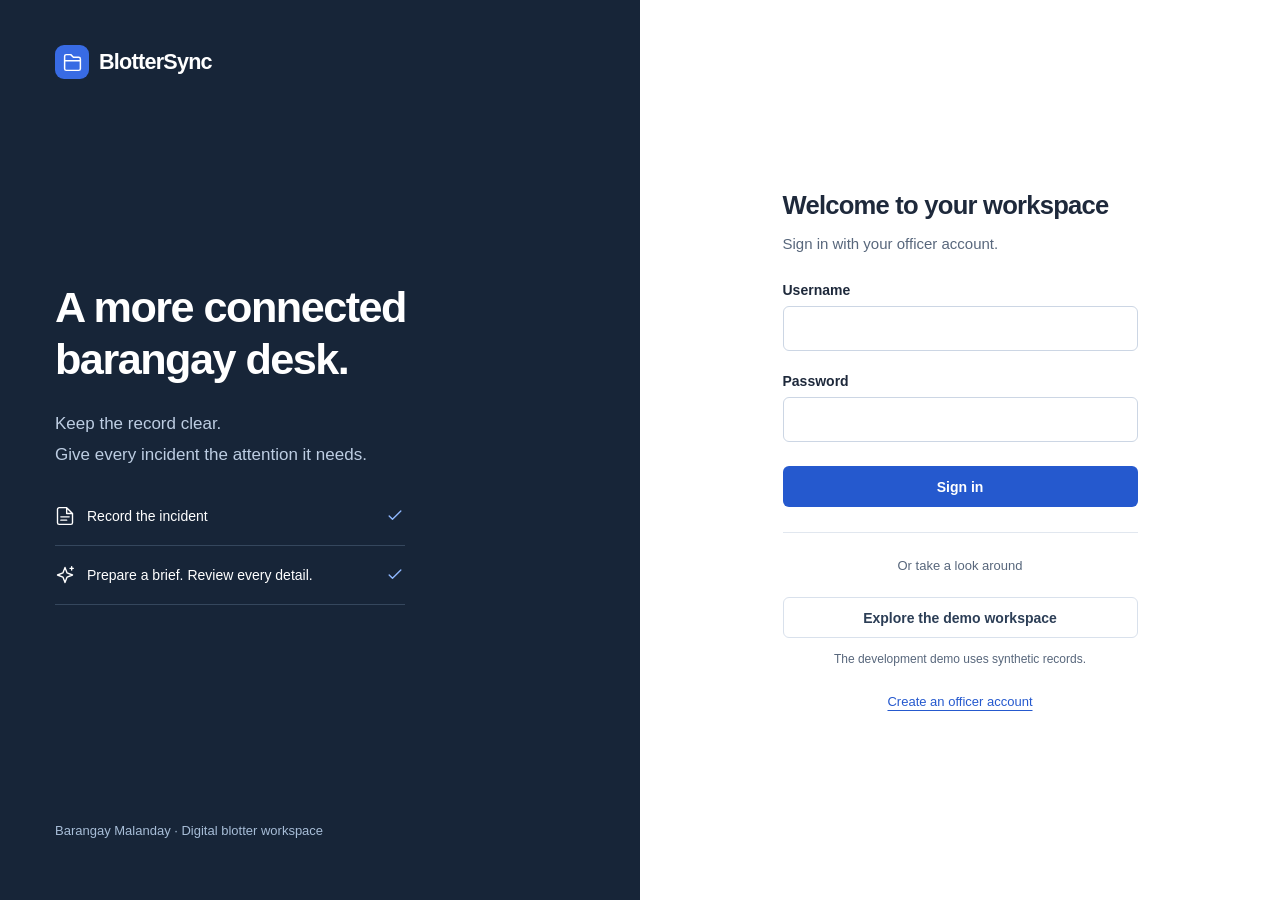
<file: BlotterSync/wwwroot/workspace-standalone.html>
<!doctype html>
<html lang="en">
  <head>
    <meta charset="utf-8" />
    <meta name="viewport" content="width=device-width,initial-scale=1" />
    <meta
      name="description"
      content="BlotterSync officer workspace. Record incidents, prepare reviewed briefs, and keep your barangay desk in sync."
    />
    <title>BlotterSync · Officer workspace</title>
    <link rel="stylesheet" href="workspace-standalone.css" />
    <script src="storage.js"></script>
    <script src="init-data.js"></script>
    <script src="workspace-app.js" defer></script>
  </head>
  <body>
    <svg
      class="icon-library"
      aria-hidden="true"
      xmlns="http://www.w3.org/2000/svg"
    >
      <defs>
        <symbol id="i-grid" viewBox="0 0 24 24">
          <rect x="3" y="3" width="7" height="7" rx="1.5" />
          <rect x="14" y="3" width="7" height="7" rx="1.5" />
          <rect x="3" y="14" width="7" height="7" rx="1.5" />
          <rect x="14" y="14" width="7" height="7" rx="1.5" />
        </symbol>
        <symbol id="i-folder" viewBox="0 0 24 24">
          <path
            d="M3 7V5a2 2 0 0 1 2-2h5l3 3h6a2 2 0 0 1 2 2v11a2 2 0 0 1-2 2H5a2 2 0 0 1-2-2Z"
          />
          <path d="M3 10h18" />
        </symbol>
        <symbol id="i-spark" viewBox="0 0 24 24">
          <path d="m12 3 2.5 6.5L21 12l-6.5 2.5L12 21l-2.5-6.5L3 12l6.5-2.5Z" />
          <path d="M20 2v4m-2-2h4" />
        </symbol>
        <symbol id="i-history" viewBox="0 0 24 24">
          <path d="M3 11a9 9 0 1 1 2.6 7M3 4v7h7M12 7v5l3 2" />
        </symbol>
        <symbol id="i-sync" viewBox="0 0 24 24">
          <path
            d="M20 7a9 9 0 0 0-15-2L2 8m0-6v6h6m-4 9a9 9 0 0 0 15 2l3-3m0 6v-6h-6"
          />
        </symbol>
        <symbol id="i-plus" viewBox="0 0 24 24">
          <path d="M12 5v14M5 12h14" />
        </symbol>
        <symbol id="i-search" viewBox="0 0 24 24">
          <circle cx="10.5" cy="10.5" r="6.5" />
          <path d="m16 16 5 5" />
        </symbol>
        <symbol id="i-file" viewBox="0 0 24 24">
          <path
            d="M14 2H5a2 2 0 0 0-2 2v16a2 2 0 0 0 2 2h14a2 2 0 0 0 2-2V9Zm0 0v7h7M7 13h10M7 17h7"
          />
        </symbol>
        <symbol id="i-check" viewBox="0 0 24 24">
          <path d="m5 12 4 4L19 6" />
        </symbol>
        <symbol id="i-clock" viewBox="0 0 24 24">
          <circle cx="12" cy="12" r="9" />
          <path d="M12 7v5l3 2" />
        </symbol>
        <symbol id="i-chevron" viewBox="0 0 24 24">
          <path d="m9 5 7 7-7 7" />
        </symbol>
        <symbol id="i-close" viewBox="0 0 24 24">
          <path d="m6 6 12 12M6 18 18 6" />
        </symbol>
        <symbol id="i-menu" viewBox="0 0 24 24">
          <path d="M4 6h16M4 12h16M4 18h16" />
        </symbol>
        <symbol id="i-logout" viewBox="0 0 24 24">
          <path d="M9 3H4v18h5m5-14 5 5-5 5m-7-5h12" />
        </symbol>
        <symbol id="i-pin" viewBox="0 0 24 24">
          <path d="M19 10c0 5-7 11-7 11S5 15 5 10a7 7 0 0 1 14 0Z" />
          <circle cx="12" cy="10" r="2" />
        </symbol>
        <symbol id="i-shield" viewBox="0 0 24 24">
          <path d="m12 3 8 3v6c0 5-8 9-8 9s-8-4-8-9V6Z" />
          <path d="m8 12 3 3 5-6" />
        </symbol>
      </defs>
    </svg>

    <div id="auth" class="auth-page" hidden>
      <div class="auth-story">
        <a class="brand" href="workspace-standalone.html"
          ><span class="brand-mark"
            ><svg><use href="#i-folder" /></svg></span
          >BlotterSync</a
        >
        <div>
          <h1>A more connected<br />barangay desk.</h1>
          <p>
            Keep the record clear.<br />Give every incident the attention it
            needs.
          </p>
          <div class="auth-example">
            <svg class="icon"><use href="#i-file" /></svg
            ><span>Record the incident</span
            ><svg class="icon"><use href="#i-check" /></svg>
          </div>
          <div class="auth-example">
            <svg class="icon"><use href="#i-spark" /></svg
            ><span>Prepare a brief. Review every detail.</span
            ><svg class="icon"><use href="#i-check" /></svg>
          </div>
        </div>
        <p class="auth-foot">Barangay Malanday · Digital blotter workspace</p>
      </div>
      <section class="auth-form-wrap">
        <form id="login-form" class="auth-form">
          <h2>Welcome to your workspace</h2>
          <p>Sign in with your officer account.</p>
          <label for="username">Username</label>
          <input
            id="username"
            name="username"
            autocomplete="username"
            required
            maxlength="50"
          />
          <label for="password">Password</label>
          <input
            id="password"
            name="password"
            type="password"
            autocomplete="current-password"
            required
          />
          <button type="submit" class="button primary">Sign in</button>
          <p id="login-error" class="error" role="alert"></p>
          <div class="auth-divider">Or take a look around</div>
          <button type="button" id="demo-login" class="button secondary">
            Explore the demo workspace</button
          >
          <small>The development demo uses synthetic records.</small>
          <a href="index-standalone.html">Create an officer account</a>
        </form>
      </section>
    </div>

    <div id="shell" class="app-shell" hidden>
      <aside id="sidebar" class="sidebar">
        <a class="brand" href="workspace-standalone.html"
          ><span class="brand-mark"
            ><svg><use href="#i-folder" /></svg></span
          >BlotterSync</a
        >
        <div class="barangay">
          <svg class="icon"><use href="#i-pin" /></svg
          ><span>Barangay Malanday<small>Officer workspace</small></span>
        </div>
        <nav aria-label="Workspace">
          <button data-nav="overview" class="nav-button active">
            <svg class="icon"><use href="#i-grid" /></svg>Overview
          </button>
          <button data-nav="incidents" class="nav-button">
            <svg class="icon"><use href="#i-folder" /></svg>Incident
            register<span id="nav-count" class="nav-count">0</span>
          </button>
          <button data-nav="intake" class="nav-button">
            <svg class="icon"><use href="#i-spark" /></svg>Intake assistant
          </button>
          <button data-nav="history" class="nav-button">
            <svg class="icon"><use href="#i-history" /></svg>Agent history
          </button>
          <button data-nav="settings" class="nav-button">
            <svg class="icon"><use href="#i-sync" /></svg>Connections
          </button>
        </nav>
        <div class="sidebar-bottom">
          <div class="desk-note">
            <svg class="icon"><use href="#i-shield" /></svg>
            <p>
              Your judgment comes first.<small
                >Every generated draft stays in review until you decide.</small
              >
            </p>
          </div>
          <div class="profile">
            <span id="avatar" class="avatar">DO</span>
            <div>
              <strong id="profile-name">Desk officer</strong>
              <small id="profile-role">Officer</small>
            </div>
            <button id="logout" class="icon-button" aria-label="Sign out">
              <svg class="icon"><use href="#i-logout" /></svg>
            </button>
          </div>
        </div>
      </aside>
      <div class="main-shell">
        <header class="topbar">
          <div class="breadcrumb">
            <button
              id="menu-toggle"
              class="icon-button mobile-only"
              aria-label="Toggle navigation"
              aria-expanded="false"
            >
              <svg class="icon"><use href="#i-menu" /></svg></button
            ><span>Workspace</span><span class="slash">/</span>
            <strong id="breadcrumb">Overview</strong>
          </div>
          <div class="topbar-right">
            <span id="cloud-status" class="connection">Local storage</span>
            <span id="today"></span>
          </div>
        </header>
        <main id="main">
          <div id="demo-banner" class="demo-banner" hidden>
            Demo workspace
            <span
              >All incident records are synthetic. Changes stay in this
              development database.</span
            >
          </div>
          <div id="global-error" class="error-banner" role="alert" hidden></div>
          <div class="page-heading">
            <div>
              <h1 id="page-title">Incident overview</h1>
              <p id="page-description">
                A clear view of your records and the work ahead.
              </p>
            </div>
            <button id="new-incident" class="button primary">
              <svg class="icon"><use href="#i-plus" /></svg>New incident
            </button>
          </div>
          <div id="page-content" aria-live="polite">
            <p class="loading-text">Loading your incident workspace…</p>
          </div>
        </main>
        <footer class="workspace-footer">
          <span>BlotterSync · Barangay Malanday</span>
          <span>Every record matters.</span>
        </footer>
      </div>
    </div>
    <div id="toast" class="toast" role="status" hidden></div>
  </body>
</html>
</file>
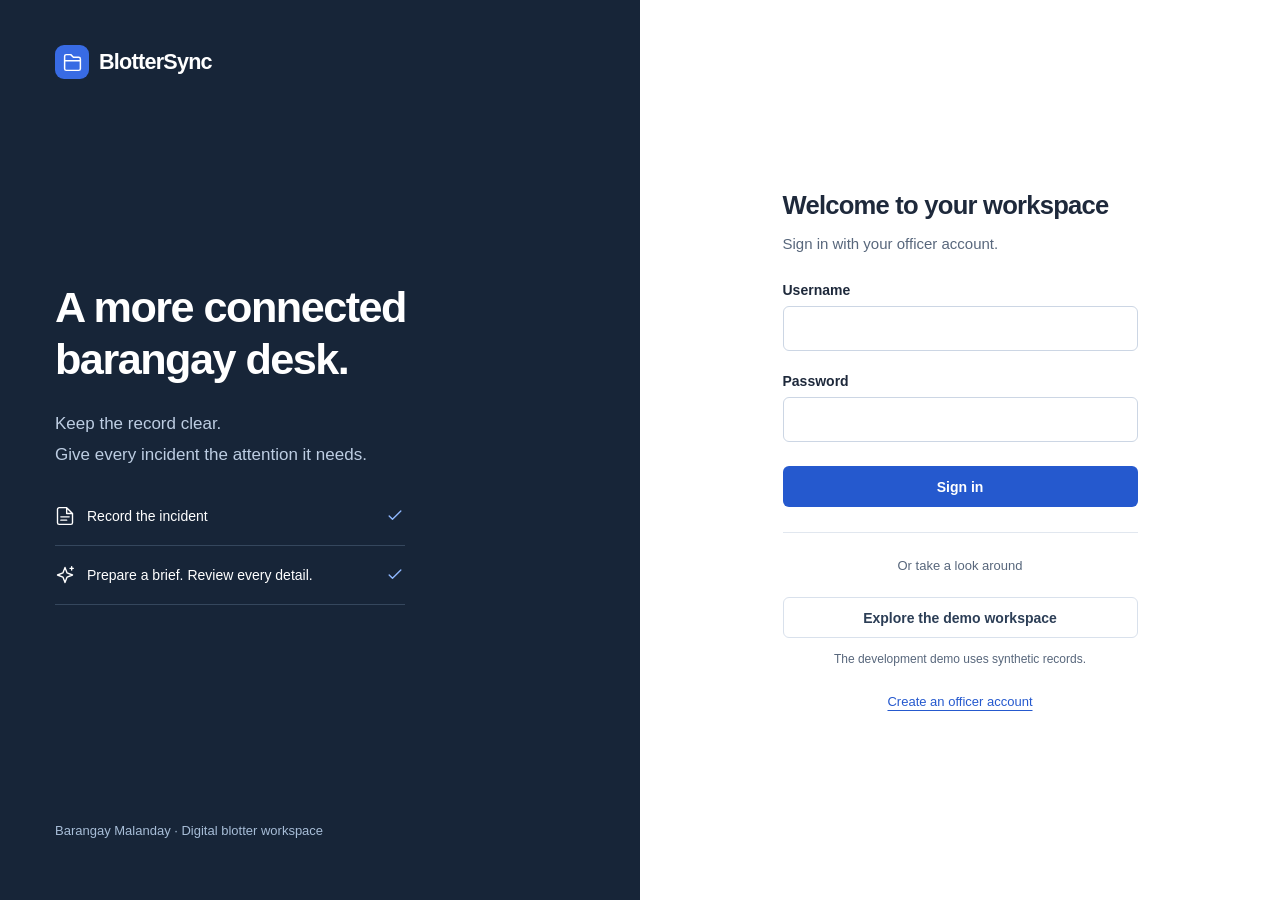
<file: BlotterSync/wwwroot/workspace.html>
<!doctype html>
<html lang="en">
  <head>
    <meta charset="utf-8" />
    <meta name="viewport" content="width=device-width,initial-scale=1" />
    <meta
      name="description"
      content="BlotterSync officer workspace. Record incidents, prepare reviewed briefs, and keep your barangay desk in sync."
    />
    <title>BlotterSync · Officer workspace</title>
    <link rel="stylesheet" href="workspace.css" />
    <script src="workspace.js" defer></script>
  </head>
  <body>
    <svg
      class="icon-library"
      aria-hidden="true"
      xmlns="http://www.w3.org/2000/svg"
    >
      <defs>
        <symbol id="i-grid" viewBox="0 0 24 24">
          <rect x="3" y="3" width="7" height="7" rx="1.5" />
          <rect x="14" y="3" width="7" height="7" rx="1.5" />
          <rect x="3" y="14" width="7" height="7" rx="1.5" />
          <rect x="14" y="14" width="7" height="7" rx="1.5" />
        </symbol>
        <symbol id="i-folder" viewBox="0 0 24 24">
          <path
            d="M3 7V5a2 2 0 0 1 2-2h5l3 3h6a2 2 0 0 1 2 2v11a2 2 0 0 1-2 2H5a2 2 0 0 1-2-2Z"
          />
          <path d="M3 10h18" />
        </symbol>
        <symbol id="i-spark" viewBox="0 0 24 24">
          <path d="m12 3 2.5 6.5L21 12l-6.5 2.5L12 21l-2.5-6.5L3 12l6.5-2.5Z" />
          <path d="M20 2v4m-2-2h4" />
        </symbol>
        <symbol id="i-history" viewBox="0 0 24 24">
          <path d="M3 11a9 9 0 1 1 2.6 7M3 4v7h7M12 7v5l3 2" />
        </symbol>
        <symbol id="i-sync" viewBox="0 0 24 24">
          <path
            d="M20 7a9 9 0 0 0-15-2L2 8m0-6v6h6m-4 9a9 9 0 0 0 15 2l3-3m0 6v-6h-6"
          />
        </symbol>
        <symbol id="i-plus" viewBox="0 0 24 24">
          <path d="M12 5v14M5 12h14" />
        </symbol>
        <symbol id="i-search" viewBox="0 0 24 24">
          <circle cx="10.5" cy="10.5" r="6.5" />
          <path d="m16 16 5 5" />
        </symbol>
        <symbol id="i-file" viewBox="0 0 24 24">
          <path
            d="M14 2H5a2 2 0 0 0-2 2v16a2 2 0 0 0 2 2h14a2 2 0 0 0 2-2V9Zm0 0v7h7M7 13h10M7 17h7"
          />
        </symbol>
        <symbol id="i-check" viewBox="0 0 24 24">
          <path d="m5 12 4 4L19 6" />
        </symbol>
        <symbol id="i-clock" viewBox="0 0 24 24">
          <circle cx="12" cy="12" r="9" />
          <path d="M12 7v5l3 2" />
        </symbol>
        <symbol id="i-chevron" viewBox="0 0 24 24">
          <path d="m9 5 7 7-7 7" />
        </symbol>
        <symbol id="i-close" viewBox="0 0 24 24">
          <path d="m6 6 12 12M6 18 18 6" />
        </symbol>
        <symbol id="i-menu" viewBox="0 0 24 24">
          <path d="M4 6h16M4 12h16M4 18h16" />
        </symbol>
        <symbol id="i-logout" viewBox="0 0 24 24">
          <path d="M9 3H4v18h5m5-14 5 5-5 5m-7-5h12" />
        </symbol>
        <symbol id="i-pin" viewBox="0 0 24 24">
          <path d="M19 10c0 5-7 11-7 11S5 15 5 10a7 7 0 0 1 14 0Z" />
          <circle cx="12" cy="10" r="2" />
        </symbol>
        <symbol id="i-shield" viewBox="0 0 24 24">
          <path d="m12 3 8 3v6c0 5-8 9-8 9s-8-4-8-9V6Z" />
          <path d="m8 12 3 3 5-6" />
        </symbol>
      </defs>
    </svg>
    <div id="auth" class="auth-page" hidden>
      <div class="auth-story">
        <a class="brand" href="workspace.html"
          ><span class="brand-mark"
            ><svg><use href="#i-folder" /></svg></span
          >BlotterSync</a
        >
        <div>
          <h1>A more connected<br />barangay desk.</h1>
          <p>
            Keep the record clear.<br />Give every incident the attention it
            needs.
          </p>
          <div class="auth-example">
            <svg class="icon"><use href="#i-file" /></svg
            ><span>Record the incident</span
            ><svg class="icon"><use href="#i-check" /></svg>
          </div>
          <div class="auth-example">
            <svg class="icon"><use href="#i-spark" /></svg
            ><span>Prepare a brief. Review every detail.</span
            ><svg class="icon"><use href="#i-check" /></svg>
          </div>
        </div>
        <p class="auth-foot">Barangay Malanday · Digital blotter workspace</p>
      </div>
      <section class="auth-form-wrap">
        <form id="login-form" class="auth-form">
          <h2>Welcome to your workspace</h2>
          <p>Sign in with your officer account.</p>
          <label for="username">Username</label
          ><input
            id="username"
            name="username"
            autocomplete="username"
            required
            maxlength="50"
          />
          <label for="password">Password</label
          ><input
            id="password"
            name="password"
            type="password"
            autocomplete="current-password"
            required
          />
          <button type="submit" class="button primary">Sign in</button>
          <p id="login-error" class="error" role="alert"></p>
          <div class="auth-divider">Or take a look around</div>
          <button type="button" id="demo-login" class="button secondary">
            Explore the demo workspace</button
          ><small>The development demo uses synthetic records.</small
          ><a href="index.html">Create an officer account</a>
        </form>
      </section>
    </div>
    <div id="shell" class="app-shell" hidden>
      <aside id="sidebar" class="sidebar">
        <a class="brand" href="workspace.html"
          ><span class="brand-mark"
            ><svg><use href="#i-folder" /></svg></span
          >BlotterSync</a
        >
        <div class="barangay">
          <svg class="icon"><use href="#i-pin" /></svg
          ><span>Barangay Malanday<small>Officer workspace</small></span>
        </div>
        <nav aria-label="Workspace">
          <button data-nav="overview" class="nav-button active">
            <svg class="icon"><use href="#i-grid" /></svg>Overview
          </button>
          <button data-nav="incidents" class="nav-button">
            <svg class="icon"><use href="#i-folder" /></svg>Incident
            register<span id="nav-count" class="nav-count">0</span>
          </button>
          <button data-nav="intake" class="nav-button">
            <svg class="icon"><use href="#i-spark" /></svg>Intake assistant
          </button>
          <button data-nav="history" class="nav-button">
            <svg class="icon"><use href="#i-history" /></svg>Agent history
          </button>
          <button data-nav="settings" class="nav-button">
            <svg class="icon"><use href="#i-sync" /></svg>Connections
          </button>
        </nav>
        <div class="sidebar-bottom">
          <div class="desk-note">
            <svg class="icon"><use href="#i-shield" /></svg>
            <p>
              Your judgment comes first.<small
                >Every generated draft stays in review until you decide.</small
              >
            </p>
          </div>
          <a href="dashboard.html">Legacy dashboard</a
          ><a href="kiosk.html">Community kiosk</a>
          <div class="profile">
            <span id="avatar" class="avatar">DO</span>
            <div>
              <strong id="profile-name">Desk officer</strong
              ><small id="profile-role">Officer</small>
            </div>
            <button id="logout" class="icon-button" aria-label="Sign out">
              <svg class="icon"><use href="#i-logout" /></svg>
            </button>
          </div>
        </div>
      </aside>
      <div class="main-shell">
        <header class="topbar">
          <div class="breadcrumb">
            <button
              id="menu-toggle"
              class="icon-button mobile-only"
              aria-label="Toggle navigation"
              aria-expanded="false"
            >
              <svg class="icon"><use href="#i-menu" /></svg></button
            ><span>Workspace</span><span class="slash">/</span
            ><strong id="breadcrumb">Overview</strong>
          </div>
          <div class="topbar-right">
            <span id="cloud-status" class="connection">Checking connection</span
            ><span id="today"></span>
          </div>
        </header>
        <main id="main">
          <div id="demo-banner" class="demo-banner" hidden>
            Demo workspace
            <span
              >All incident records are synthetic. Changes stay in this
              development database.</span
            >
          </div>
          <div id="global-error" class="error-banner" role="alert" hidden></div>
          <div class="page-heading">
            <div>
              <h1 id="page-title">Incident overview</h1>
              <p id="page-description">
                A clear view of your records and the work ahead.
              </p>
            </div>
            <button id="new-incident" class="button primary">
              <svg class="icon"><use href="#i-plus" /></svg>New incident
            </button>
          </div>
          <div id="page-content" aria-live="polite">
            <p class="loading-text">Loading your incident workspace…</p>
          </div>
        </main>
        <footer class="workspace-footer">
          <span>BlotterSync · Barangay Malanday</span
          ><span>Every record matters.</span>
        </footer>
      </div>
    </div>
    <div id="toast" class="toast" role="status" hidden></div>
  </body>
</html>
</file>
<file: BlotterSync/wwwroot/workspace-standalone.css>
:root {
  font-family:
    "Segoe UI",
    -apple-system,
    BlinkMacSystemFont,
    Arial,
    sans-serif;
  color: #1e293b;
  background: #f6f8fb;
  font-size: 16px;
  --ink: #1e293b;
  --muted: #58677c;
  --line: #e1e7ef;
  --blue: #2559ce;
  --blue-hover: #1944a5;
  --surface: #fff;
  --radius: 12px;
}
* {
  box-sizing: border-box;
}
body {
  margin: 0;
}
button,
input,
textarea,
select {
  font: inherit;
}
button,
a,
input,
textarea,
select {
  -webkit-tap-highlight-color: transparent;
}
button,
a {
  touch-action: manipulation;
}
button {
  cursor: pointer;
}
button:disabled {
  cursor: wait;
  opacity: 0.6;
}
a {
  color: var(--blue);
  text-underline-offset: 4px;
}
button:focus-visible,
a:focus-visible,
input:focus-visible,
textarea:focus-visible,
select:focus-visible,
summary:focus-visible {
  outline: 3px solid #5686f0;
  outline-offset: 3px;
}
::selection {
  background: #cbddff;
  color: #122950;
}
[hidden] {
  display: none !important;
}
.icon-library {
  position: absolute;
  width: 0;
  height: 0;
  overflow: hidden;
}
.icon {
  height: 20px;
  width: 20px;
  fill: none;
  stroke: currentColor;
  stroke-width: 1.65;
  stroke-linecap: round;
  stroke-linejoin: round;
  flex-shrink: 0;
}
.app-shell {
  display: flex;
  min-height: 100vh;
}
.sidebar {
  width: 232px;
  flex: 0 0 232px;
  background: #172538;
  color: #d1dceb;
  padding: 28px 16px 0;
  display: flex;
  flex-direction: column;
  position: sticky;
  top: 0;
  height: 100vh;
}
.brand {
  display: flex;
  align-items: center;
  gap: 10px;
  font-size: 1.35rem;
  font-weight: 700;
  letter-spacing: -0.035em;
  text-decoration: none;
  color: white;
  padding: 0 8px;
}
.brand-mark {
  width: 34px;
  height: 34px;
  border-radius: 9px;
  background: #386be4;
  display: grid;
  place-items: center;
  color: white;
}
.brand-mark svg {
  width: 21px;
  height: 21px;
  fill: none;
  stroke: currentColor;
  stroke-width: 1.7;
  stroke-linejoin: round;
}
.barangay {
  display: flex;
  align-items: flex-start;
  gap: 9px;
  margin: 30px 8px 28px;
  font-size: 0.875rem;
  color: #ecf1fa;
}
.barangay .icon {
  width: 17px;
  margin-top: 1px;
  color: #a9bcd8;
}
.barangay small {
  display: block;
  margin-top: 4px;
  color: #a9bbd1;
  font-size: 0.8125rem;
}
.sidebar nav {
  display: grid;
  gap: 6px;
}
.nav-button {
  display: flex;
  align-items: center;
  gap: 11px;
  min-height: 46px;
  padding: 11px 13px;
  color: #b9c8dc;
  background: transparent;
  border: 0;
  border-radius: 7px;
  text-align: left;
  font-size: 0.875rem;
}
.nav-button:hover {
  background: #23364e;
  color: white;
}
.nav-button.active {
  background: #2a4161;
  color: #fff;
}
.nav-button.active .icon {
  color: #95b9ff;
}
.nav-count {
  margin-left: auto;
  background: #354f72;
  color: #e6f0ff;
  font-size: 0.75rem;
  border-radius: 4px;
  padding: 2px 5px;
  font-variant-numeric: tabular-nums;
}
.sidebar-bottom {
  margin-top: auto;
  padding-top: 40px;
}
.sidebar-bottom > a {
  display: block;
  color: #c0cee1;
  font-size: 0.8125rem;
  text-decoration: none;
  margin: 12px 10px;
}
.sidebar-bottom > a:hover {
  color: white;
  text-decoration: underline;
}
.desk-note {
  margin: 0 8px 25px;
  display: flex;
  gap: 9px;
  color: #aebfd5;
}
.desk-note .icon {
  width: 17px;
  margin-top: 2px;
}
.desk-note p {
  margin: 0;
  font-size: 0.8125rem;
  line-height: 1.6;
}
.desk-note small {
  display: block;
  color: #aebfd5;
  font-size: 0.8125rem;
  margin-top: 6px;
}
.profile {
  display: flex;
  align-items: center;
  gap: 9px;
  border-top: 1px solid #354257;
  margin-top: 22px;
  padding: 19px 2px;
}
.avatar {
  display: grid;
  place-items: center;
  width: 34px;
  height: 34px;
  background: #354c69;
  border-radius: 50%;
  font-size: 0.75rem;
  color: white;
  font-weight: 600;
}
.profile strong {
  font-size: 0.8125rem;
  font-weight: 600;
  display: block;
  max-width: 113px;
  overflow: hidden;
  text-overflow: ellipsis;
  white-space: nowrap;
}
.profile small {
  display: block;
  color: #b0bfd3;
  font-size: 0.75rem;
  margin-top: 3px;
}
.profile .icon-button {
  margin-left: auto;
  color: #b9c8dc;
}
.main-shell {
  flex: 1;
  min-width: 0;
  display: flex;
  flex-direction: column;
}
.topbar {
  height: 76px;
  background: white;
  border-bottom: 1px solid var(--line);
  padding: 0 38px;
  display: flex;
  align-items: center;
  justify-content: space-between;
  gap: 20px;
  font-size: 0.8125rem;
}
.breadcrumb {
  display: flex;
  align-items: center;
  gap: 13px;
  color: var(--muted);
}
.breadcrumb strong {
  font-weight: 500;
  color: #27364b;
}
.slash {
  color: #aab5c5;
}
.topbar-right {
  display: flex;
  align-items: center;
  gap: 25px;
  color: var(--muted);
}
.connection {
  display: flex;
  align-items: center;
  gap: 7px;
  font-size: 0.8125rem;
}
.connection:before {
  content: "";
  width: 6px;
  height: 6px;
  border-radius: 50%;
  background: #28865a;
}
.connection.offline:before {
  background: #b77914;
}
.mobile-only {
  display: none;
}
main {
  padding: 28px 38px 38px;
  max-width: 1600px;
  width: 100%;
  margin: 0 auto;
  flex: 1;
}
.demo-banner {
  font-size: 0.8125rem;
  color: #36506f;
  background: #eaf0f8;
  padding: 10px 13px;
  border-radius: 5px;
  margin-bottom: 25px;
  display: flex;
  gap: 13px;
  font-weight: 600;
}
.demo-banner span {
  font-weight: 400;
}
.page-heading {
  display: flex;
  align-items: center;
  justify-content: space-between;
  gap: 18px;
  margin: 7px 0 32px;
}
.page-heading h1 {
  font-size: 1.875rem;
  font-weight: 650;
  line-height: 1.2;
  letter-spacing: -0.035em;
  margin: 0 0 9px;
}
.page-heading p {
  font-size: 0.9375rem;
  line-height: 1.5;
  color: var(--muted);
  margin: 0;
}
.button {
  display: inline-flex;
  align-items: center;
  justify-content: center;
  gap: 8px;
  min-height: 41px;
  border: 1px solid transparent;
  padding: 10px 15px;
  border-radius: 6px;
  font-size: 0.875rem;
  font-weight: 600;
  text-decoration: none;
  transition:
    background 0.18s ease-out,
    color 0.18s ease-out;
}
.button .icon {
  height: 17px;
  width: 17px;
}
.primary {
  color: white;
  background: var(--blue);
}
.primary:hover {
  background: var(--blue-hover);
}
.secondary {
  color: #2c3e56;
  border-color: #d9e1ec;
  background: white;
}
.secondary:hover {
  background: #f0f4fa;
}
.quiet {
  background: transparent;
  color: var(--blue);
  padding-inline: 4px;
}
.quiet:hover {
  background: #eaf0fc;
}
.danger {
  color: #a62c3a;
  background: #fff1f2;
  border-color: #f2c8ce;
}
.danger:hover {
  background: #ffe3e7;
}
.button-row {
  display: flex;
  flex-wrap: wrap;
  gap: 9px;
  align-items: center;
}
.icon-button {
  display: inline-flex;
  align-items: center;
  justify-content: center;
  width: 34px;
  height: 34px;
  background: transparent;
  border: 0;
  border-radius: 5px;
  color: #53667d;
  flex-shrink: 0;
}
.icon-button:hover {
  background: #e8eef8;
  color: #1e3c70;
}
.metrics {
  display: grid;
  grid-template-columns: repeat(4, 1fr);
  border-bottom: 1px solid var(--line);
  padding: 0 0 28px;
  margin-bottom: 30px;
  gap: 15px;
}
.metric {
  padding-left: 24px;
  border-left: 1px solid var(--line);
}
.metric:first-child {
  padding-left: 0;
  border-left: 0;
}
.metric-label {
  font-size: 0.875rem;
  color: var(--muted);
  display: flex;
  gap: 8px;
  align-items: center;
}
.metric-label .icon {
  width: 16px;
  height: 16px;
}
.metric-value {
  font-size: 2rem;
  letter-spacing: -0.03em;
  font-weight: 600;
  line-height: 1.3;
  margin: 8px 0 4px;
  font-variant-numeric: tabular-nums;
}
.metric small {
  font-size: 0.8125rem;
  color: var(--muted);
}
.workspace-grid {
  display: grid;
  grid-template-columns: minmax(0, 1fr) 336px;
  gap: 25px;
  align-items: start;
}
.panel {
  background: white;
  border: 1px solid var(--line);
  border-radius: var(--radius);
  overflow: hidden;
}
.panel-heading {
  display: flex;
  align-items: center;
  justify-content: space-between;
  gap: 10px;
  padding: 21px 21px 17px;
}
.panel-heading h2,
.section-title {
  font-size: 1rem;
  letter-spacing: -0.015em;
  font-weight: 650;
  margin: 0;
}
.panel-heading p {
  color: var(--muted);
  font-size: 0.8125rem;
  margin: 5px 0 0;
}
.panel-heading .quiet {
  font-size: 0.8125rem;
  min-height: 30px;
}
.filters {
  display: flex;
  gap: 9px;
  padding: 0 21px 17px;
}
.search {
  position: relative;
  flex: 1;
  min-width: 100px;
}
.search .icon {
  position: absolute;
  left: 11px;
  top: 11px;
  width: 16px;
  height: 16px;
  color: #64748b;
}
.search input {
  padding-left: 35px;
}
input,
textarea,
select {
  width: 100%;
  background: white;
  border: 1px solid #ccd6e4;
  border-radius: 6px;
  padding: 10px 11px;
  font-size: 0.875rem;
  color: var(--ink);
  caret-color: var(--blue);
}
input::placeholder,
textarea::placeholder {
  color: #66758a;
}
textarea {
  line-height: 1.65;
  resize: vertical;
}
select {
  appearance: none;
  padding-right: 28px;
  background-image: url("data:image/svg+xml,%3Csvg xmlns='http://www.w3.org/2000/svg' width='12' height='8'%3E%3Cpath d='m1 1 5 5 5-5' fill='none' stroke='%2358677c' stroke-width='1.5'/%3E%3C/svg%3E");
  background-repeat: no-repeat;
  background-position: right 10px center;
}
.filters select {
  width: 135px;
}
.table-wrap {
  overflow-x: auto;
}
table {
  border-collapse: collapse;
  width: 100%;
  text-align: left;
}
th {
  background: #f9fafc;
  border-top: 1px solid var(--line);
  border-bottom: 1px solid var(--line);
  padding: 11px 20px;
  color: #627086;
  font-size: 0.75rem;
  font-weight: 500;
}
td {
  border-bottom: 1px solid #edf0f5;
  padding: 17px 20px;
  vertical-align: middle;
  font-size: 0.875rem;
}
tr:last-child td {
  border-bottom: 0;
}
.incident-link {
  display: block;
  border: 0;
  background: none;
  text-align: left;
  color: #233b60;
  padding: 0;
  font-weight: 600;
  font-size: 0.875rem;
  text-decoration: none;
}
.incident-link:hover {
  color: var(--blue);
  text-decoration: underline;
}
.tracking {
  display: block;
  color: #627086;
  font-size: 0.75rem;
  margin-top: 6px;
  font-variant-numeric: tabular-nums;
}
.location-cell {
  color: #56677d;
  font-size: 0.8125rem;
  max-width: 160px;
  line-height: 1.5;
}
.badge {
  font-size: 0.75rem;
  font-weight: 500;
  padding: 4px 8px;
  border-radius: 5px;
  display: inline-flex;
  align-items: center;
  gap: 5px;
  white-space: nowrap;
}
.badge.pending {
  color: #855705;
  background: #fff4d9;
}
.badge.ongoing {
  color: #2456a9;
  background: #eaf1fe;
}
.badge.resolved,
.badge.accepted {
  color: #226344;
  background: #e9f5ed;
}
.badge.dismissed,
.badge.rejected,
.badge.cancelled {
  color: #566274;
  background: #edf0f4;
}
.badge.needs_review {
  color: #855705;
  background: #fff4d9;
}
.badge.failed {
  color: #a82a37;
  background: #ffebee;
}
.table-foot {
  padding: 13px 20px;
  border-top: 1px solid var(--line);
  font-size: 0.75rem;
  color: #66758a;
  display: flex;
  justify-content: space-between;
  gap: 8px;
}
.assistant-panel {
  padding: 23px;
  background: #fff;
  scroll-margin-top: 20px;
}
.assistant-top {
  display: flex;
  gap: 10px;
  align-items: center;
  margin-bottom: 24px;
}
.assistant-symbol {
  display: grid;
  place-items: center;
  width: 37px;
  height: 37px;
  border-radius: 10px;
  background: #eaf0fe;
  color: var(--blue);
}
.assistant-top h2 {
  font-size: 1rem;
  margin: 0 0 3px;
  font-weight: 650;
}
.assistant-top small {
  color: var(--muted);
  font-size: 0.75rem;
}
.assistant-panel h3 {
  font-size: 1.4rem;
  letter-spacing: -0.025em;
  font-weight: 600;
  line-height: 1.35;
  margin: 0 0 12px;
  max-width: 20ch;
}
.assistant-panel > p {
  font-size: 0.875rem;
  line-height: 1.75;
  color: var(--muted);
  margin: 0 0 22px;
}
.workflow-option {
  display: flex;
  align-items: center;
  width: 100%;
  gap: 12px;
  padding: 16px 0;
  background: transparent;
  border: 0;
  border-top: 1px solid var(--line);
  text-align: left;
  color: #253c5c;
}
.workflow-option > .icon {
  width: 20px;
  color: #4a6c9e;
}
.workflow-option span {
  flex: 1;
  font-weight: 600;
  font-size: 0.875rem;
}
.workflow-option small {
  display: block;
  font-size: 0.8125rem;
  font-weight: 400;
  color: var(--muted);
  margin-top: 5px;
}
.workflow-option:hover span {
  color: var(--blue);
}
.workflow-option > .icon:last-child {
  width: 14px;
  color: #6b7b91;
}
.assistant-note {
  font-size: 0.75rem;
  line-height: 1.6;
  color: #627086;
  border-top: 1px solid var(--line);
  padding-top: 18px;
  margin-top: 9px;
}
.queue-summary {
  margin-top: 24px;
  padding: 20px 22px;
}
.queue-line {
  display: flex;
  justify-content: space-between;
  gap: 12px;
  font-size: 0.875rem;
  padding: 16px 0 0;
  color: #506178;
}
.queue-line strong {
  color: var(--ink);
  font-weight: 500;
}
.queue-summary .section-title {
  margin-bottom: 2px;
}
.workspace-footer {
  padding: 19px 38px;
  border-top: 1px solid var(--line);
  display: flex;
  justify-content: space-between;
  font-size: 0.75rem;
  color: #65758a;
}
.error-banner {
  background: #fff0f2;
  color: #9d2637;
  border: 1px solid #f2ccd3;
  padding: 13px;
  border-radius: 6px;
  margin-bottom: 20px;
  font-size: 0.875rem;
  line-height: 1.5;
}
.error {
  color: #a52536;
  font-size: 0.875rem;
  line-height: 1.5;
}
.empty {
  padding: 42px 25px;
  text-align: center;
  color: var(--muted);
  font-size: 0.875rem;
  line-height: 1.7;
}
.empty h3 {
  color: var(--ink);
  font-size: 1rem;
  margin: 0 0 6px;
}
.detail-title {
  display: flex;
  align-items: flex-start;
  gap: 10px;
  justify-content: space-between;
}
.detail-title h3 {
  font-size: 1.125rem;
  margin-bottom: 8px;
}
.detail-meta {
  font-size: 0.8125rem;
  line-height: 1.7;
  color: var(--muted);
  margin: 15px 0;
}
.narrative {
  font-size: 0.875rem;
  line-height: 1.75;
  color: #3f5066;
  white-space: pre-wrap;
  overflow-wrap: anywhere;
}
.record-source {
  margin: 17px 0 22px;
}
.record-source summary {
  cursor: pointer;
  font-size: 0.8125rem;
  font-weight: 600;
  color: #445b7a;
}
.record-source .narrative {
  margin-top: 12px;
}
.result-block {
  border-top: 1px solid var(--line);
  margin-top: 22px;
  padding-top: 20px;
}
.result-block h4 {
  font-size: 0.875rem;
  font-weight: 600;
  margin: 20px 0 8px;
}
.result-block h4:first-child {
  margin-top: 0;
}
.result-block ul {
  padding-left: 19px;
  font-size: 0.875rem;
  line-height: 1.7;
  color: #44556d;
  margin: 0;
}
.result-block li {
  margin-bottom: 6px;
}
.result-block .button-row {
  margin-top: 22px;
}
.source-link {
  font-size: 0.8125rem;
  display: inline-flex;
  margin-top: 14px;
}
.trace {
  margin-top: 22px;
  border-top: 1px solid var(--line);
  padding-top: 15px;
}
.trace summary {
  font-size: 0.8125rem;
  color: #4c6180;
  cursor: pointer;
  font-weight: 600;
}
.trace ol {
  padding: 0;
  list-style: none;
  margin: 15px 0 0;
}
.trace li {
  position: relative;
  padding: 0 0 16px 22px;
  font-size: 0.8125rem;
  line-height: 1.6;
  color: #52647e;
  border-left: 1px solid #dce5f2;
  margin-left: 5px;
}
.trace li:before {
  content: "";
  width: 7px;
  height: 7px;
  border: 2px solid white;
  background: #5982bc;
  border-radius: 50%;
  position: absolute;
  top: 4px;
  left: -4px;
}
.trace strong {
  display: block;
  font-weight: 600;
  color: #304765;
}
.trace li:last-child {
  padding-bottom: 0;
}
.run-mode {
  font-size: 0.75rem;
  line-height: 1.6;
  color: #52647e;
  background: #f1f5fa;
  border-radius: 5px;
  padding: 10px;
  margin: 16px 0;
}
.loading-state {
  padding: 25px 0;
}
.loading-state p {
  font-size: 0.875rem;
  line-height: 1.6;
  color: #52647e;
}
.loading-bar {
  height: 3px;
  background: #e7eef9;
  overflow: hidden;
}
.loading-bar:after {
  content: "";
  display: block;
  height: 100%;
  width: 40%;
  background: #4271db;
  animation: loading 1.4s ease-in-out infinite;
}
@keyframes loading {
  0% {
    transform: translateX(-100%);
  }
  100% {
    transform: translateX(350%);
  }
}
.intake-form {
  padding: 23px;
}
.intake-form h2 {
  font-size: 1.125rem;
  margin: 0 0 8px;
  letter-spacing: -0.02em;
}
.intake-form > p {
  color: var(--muted);
  font-size: 0.875rem;
  line-height: 1.6;
  margin: 0 0 23px;
}
.form-field {
  margin: 0 0 18px;
}
.form-field label {
  display: block;
  font-size: 0.875rem;
  font-weight: 600;
  margin-bottom: 8px;
}
.form-field small {
  font-size: 0.8125rem;
  line-height: 1.5;
  color: var(--muted);
  display: block;
  margin-top: 7px;
}
.form-grid {
  display: grid;
  grid-template-columns: 1fr 1fr;
  gap: 14px;
}
.manual-fields {
  border-top: 1px solid var(--line);
  margin-top: 25px;
  padding-top: 25px;
}
.manual-fields h3 {
  font-size: 1rem;
  margin: 0 0 8px;
}
.manual-fields > p {
  font-size: 0.8125rem;
  line-height: 1.6;
  color: var(--muted);
  margin: 0 0 20px;
}
.full-width {
  width: 100%;
}
.history-table td:first-child {
  min-width: 210px;
}
.history-table th {
  white-space: nowrap;
}
.settings-body {
  padding: 24px;
}
.connection-row {
  display: grid;
  grid-template-columns: 42px 1fr;
  gap: 15px;
  margin: 8px 0 26px;
  padding-bottom: 25px;
  border-bottom: 1px solid var(--line);
}
.connection-row:last-child {
  border-bottom: 0;
  margin-bottom: 0;
  padding-bottom: 0;
}
.connection-row > .icon {
  width: 24px;
  height: 24px;
  color: #4b6c9b;
}
.connection-row h3 {
  font-size: 1rem;
  margin: 0 0 8px;
}
.connection-row p {
  font-size: 0.875rem;
  color: var(--muted);
  line-height: 1.7;
  max-width: 65ch;
  margin: 0 0 12px;
}
.connection-row code {
  font-size: 0.8125rem;
  overflow-wrap: anywhere;
}
.toast {
  position: fixed;
  bottom: 25px;
  left: 50%;
  transform: translateX(-50%);
  padding: 13px 22px;
  border-radius: 7px;
  background: #1e344f;
  color: #fff;
  font-size: 0.875rem;
  z-index: 10;
  box-shadow: 0 8px 24px #00000026;
  max-width: 90vw;
}
.auth-page {
  min-height: 100vh;
  display: grid;
  grid-template-columns: 1fr 1fr;
  background: white;
}
.auth-story {
  background: #172538;
  color: white;
  padding: 45px 55px;
  display: flex;
  flex-direction: column;
  justify-content: space-between;
  min-height: 100vh;
}
.auth-story > .brand {
  padding: 0;
}
.auth-story h1 {
  font-size: 2.7rem;
  line-height: 1.2;
  letter-spacing: -0.035em;
  font-weight: 600;
  margin: 40px 0 23px;
}
.auth-story p {
  font-size: 1.0625rem;
  color: #bdcde2;
  line-height: 1.8;
}
.auth-example {
  display: flex;
  align-items: center;
  gap: 12px;
  font-size: 0.875rem;
  padding: 19px 0;
  border-bottom: 1px solid #35475d;
  max-width: 350px;
}
.auth-example .icon:last-child {
  margin-left: auto;
  color: #8fb8ff;
}
.auth-story .auth-foot {
  font-size: 0.8125rem;
  margin-top: 50px;
  color: #a7bdd7;
}
.auth-form-wrap {
  display: grid;
  place-items: center;
  padding: 45px;
}
.auth-form {
  width: 100%;
  max-width: 355px;
}
.auth-form h2 {
  font-size: 1.6rem;
  letter-spacing: -0.03em;
  margin: 0 0 12px;
}
.auth-form > p {
  color: var(--muted);
  font-size: 0.9375rem;
  margin-bottom: 30px;
}
.auth-form label {
  display: block;
  font-size: 0.875rem;
  font-weight: 600;
  margin: 22px 0 8px;
}
.auth-form input {
  min-height: 45px;
}
.auth-form > .button {
  width: 100%;
  margin-top: 24px;
}
.auth-form .error {
  margin: 12px 0;
  color: #a52536;
}
.auth-divider {
  border-top: 1px solid var(--line);
  padding-top: 25px;
  margin-top: 25px;
  text-align: center;
  font-size: 0.8125rem;
  color: var(--muted);
}
.auth-form small {
  display: block;
  text-align: center;
  font-size: 0.75rem;
  line-height: 1.6;
  color: var(--muted);
  margin: 12px 0 24px;
}
.auth-form > a {
  display: block;
  text-align: center;
  font-size: 0.8125rem;
}
.loading-text {
  color: var(--muted);
}
@media (min-width: 1600px) {
  .workspace-grid {
    grid-template-columns: minmax(0, 1fr) 370px;
  }
}
@media (max-width: 1200px) {
  main {
    padding: 25px;
  }
  .topbar {
    padding: 0 25px;
  }
  .sidebar {
    width: 210px;
    flex-basis: 210px;
    padding-inline: 12px;
  }
  .workspace-grid {
    grid-template-columns: minmax(0, 1fr) 305px;
    gap: 18px;
  }
  td,
  th {
    padding-inline: 15px;
  }
  .location-cell {
    display: none;
  }
  .metric {
    padding-left: 15px;
  }
  .assistant-panel {
    padding: 20px;
  }
  .brand {
    font-size: 1.25rem;
  }
  .topbar-right {
    gap: 15px;
  }
}
@media (max-width: 980px) {
  .sidebar {
    width: 200px;
    flex-basis: 200px;
  }
  .workspace-grid {
    grid-template-columns: minmax(0, 1fr);
  }
  .assistant-panel {
    display: block;
  }
  .assistant-panel h3 {
    max-width: 30ch;
  }
  .metric-label {
    font-size: 0.8125rem;
  }
  .metric small {
    font-size: 0.75rem;
  }
  .metrics {
    gap: 10px;
  }
  .metric-value {
    font-size: 1.75rem;
  }
  .topbar-right #today {
    display: none;
  }
  .location-cell {
    display: table-cell;
  }
  .auth-story {
    padding: 35px;
  }
  .auth-story h1 {
    font-size: 2.1rem;
  }
}
@media (max-width: 700px) {
  .sidebar {
    display: none;
    position: fixed;
    z-index: 20;
    left: 0;
    top: 65px;
    height: calc(100dvh - 65px);
    width: 232px;
    box-shadow: 8px 12px 30px #00000033;
  }
  .sidebar.open {
    display: flex;
  }
  .mobile-only {
    display: inline-flex;
  }
  .topbar {
    height: 65px;
    padding: 0 17px;
    position: sticky;
    top: 0;
    z-index: 21;
  }
  .breadcrumb {
    gap: 8px;
  }
  .topbar-right {
    font-size: 0.75rem;
  }
  .connection {
    font-size: 0.75rem;
  }
  .topbar-right #today {
    display: none;
  }
  main {
    padding: 20px 17px 25px;
  }
  .page-heading {
    align-items: flex-start;
    margin-bottom: 26px;
    gap: 12px;
  }
  .page-heading h1 {
    font-size: 1.5rem;
  }
  .page-heading p {
    font-size: 0.875rem;
    max-width: 26ch;
  }
  .page-heading > .button {
    font-size: 0.8125rem;
    white-space: nowrap;
    padding: 9px 10px;
    min-height: 37px;
  }
  .metrics {
    grid-template-columns: 1fr 1fr;
    row-gap: 24px;
    margin-bottom: 24px;
  }
  .metric:nth-child(3) {
    padding-left: 0;
    border-left: 0;
  }
  .metric:nth-child(2n) {
    padding-left: 20px;
  }
  .metric-label {
    font-size: 0.875rem;
  }
  .metric-value {
    font-size: 1.875rem;
  }
  .metric small {
    font-size: 0.8125rem;
  }
  .demo-banner {
    display: block;
    font-size: 0.75rem;
    line-height: 1.6;
    margin-bottom: 22px;
  }
  .demo-banner span {
    display: block;
  }
  .workspace-grid {
    gap: 20px;
  }
  .panel-heading {
    padding: 18px 16px 15px;
  }
  .filters {
    padding: 0 16px 16px;
  }
  .filters select {
    width: 116px;
    font-size: 0.8125rem;
  }
  .filters input {
    font-size: 0.8125rem;
  }
  .location-cell {
    display: none;
  }
  td,
  th {
    padding: 15px 16px;
  }
  .incident-link {
    font-size: 0.8125rem;
    max-width: 34ch;
  }
  .tracking {
    font-size: 0.75rem;
  }
  .badge {
    font-size: 0.75rem;
  }
  .table-foot {
    padding: 12px 16px;
  }
  .queue-summary {
    padding: 19px 17px;
  }
  .assistant-panel {
    padding: 22px;
  }
  .assistant-panel h3 {
    font-size: 1.3rem;
  }
  .workspace-footer {
    padding: 18px 17px;
    font-size: 0.75rem;
  }
  .workspace-footer span:last-child {
    display: none;
  }
  .form-grid {
    grid-template-columns: 1fr;
    gap: 0;
  }
  .intake-form {
    padding: 20px 17px;
  }
  .auth-page {
    grid-template-columns: 1fr;
  }
  .auth-story {
    min-height: auto;
    padding: 26px;
  }
  .auth-story > div {
    display: none;
  }
  .auth-story .auth-foot {
    display: none;
  }
  .auth-form-wrap {
    padding: 45px 25px;
  }
  .auth-form h2 {
    font-size: 1.5rem;
  }
  .history-table th,
  .history-table td {
    padding-inline: 14px;
  }
  .settings-body {
    padding: 20px;
  }
  .connection-row {
    grid-template-columns: 27px 1fr;
    gap: 12px;
  }
  .nav-button {
    min-height: 46px;
  }
  .result-block .button {
    min-height: 44px;
  }
  .source-link {
    min-height: 34px;
    align-items: center;
  }
  .record-source summary {
    padding: 5px 0;
  }
}
@media (prefers-reduced-motion: reduce) {
  *,
  *:before,
  *:after {
    animation: none !important;
    transition: none !important;
    scroll-behavior: auto !important;
  }
}
.confirmation {
  display: flex;
  gap: 9px;
  align-items: flex-start;
  font-size: 0.8125rem;
  line-height: 1.6;
  color: #44556d;
}
.confirmation input {
  width: 16px;
  height: 16px;
  margin: 3px 0 0;
  accent-color: var(--blue);
  flex-shrink: 0;
}

@media (min-width: 701px) {
  .mobile-only {
    display: none;
  }
}
</file>
<file: BlotterSync/wwwroot/workspace.css>
:root {
  font-family:
    "Segoe UI",
    -apple-system,
    BlinkMacSystemFont,
    Arial,
    sans-serif;
  color: #1e293b;
  background: #f6f8fb;
  font-size: 16px;
  --ink: #1e293b;
  --muted: #58677c;
  --line: #e1e7ef;
  --blue: #2559ce;
  --blue-hover: #1944a5;
  --surface: #fff;
  --radius: 12px;
}
* {
  box-sizing: border-box;
}
body {
  margin: 0;
}
button,
input,
textarea,
select {
  font: inherit;
}
button,
a,
input,
textarea,
select {
  -webkit-tap-highlight-color: transparent;
}
button,
a {
  touch-action: manipulation;
}
button {
  cursor: pointer;
}
button:disabled {
  cursor: wait;
  opacity: 0.6;
}
a {
  color: var(--blue);
  text-underline-offset: 4px;
}
button:focus-visible,
a:focus-visible,
input:focus-visible,
textarea:focus-visible,
select:focus-visible,
summary:focus-visible {
  outline: 3px solid #5686f0;
  outline-offset: 3px;
}
::selection {
  background: #cbddff;
  color: #122950;
}
[hidden] {
  display: none !important;
}
.icon-library {
  position: absolute;
  width: 0;
  height: 0;
  overflow: hidden;
}
.icon {
  height: 20px;
  width: 20px;
  fill: none;
  stroke: currentColor;
  stroke-width: 1.65;
  stroke-linecap: round;
  stroke-linejoin: round;
  flex-shrink: 0;
}
.app-shell {
  display: flex;
  min-height: 100vh;
}
.sidebar {
  width: 232px;
  flex: 0 0 232px;
  background: #172538;
  color: #d1dceb;
  padding: 28px 16px 0;
  display: flex;
  flex-direction: column;
  position: sticky;
  top: 0;
  height: 100vh;
}
.brand {
  display: flex;
  align-items: center;
  gap: 10px;
  font-size: 1.35rem;
  font-weight: 700;
  letter-spacing: -0.035em;
  text-decoration: none;
  color: white;
  padding: 0 8px;
}
.brand-mark {
  width: 34px;
  height: 34px;
  border-radius: 9px;
  background: #386be4;
  display: grid;
  place-items: center;
  color: white;
}
.brand-mark svg {
  width: 21px;
  height: 21px;
  fill: none;
  stroke: currentColor;
  stroke-width: 1.7;
  stroke-linejoin: round;
}
.barangay {
  display: flex;
  align-items: flex-start;
  gap: 9px;
  margin: 30px 8px 28px;
  font-size: 0.875rem;
  color: #ecf1fa;
}
.barangay .icon {
  width: 17px;
  margin-top: 1px;
  color: #a9bcd8;
}
.barangay small {
  display: block;
  margin-top: 4px;
  color: #a9bbd1;
  font-size: 0.8125rem;
}
.sidebar nav {
  display: grid;
  gap: 6px;
}
.nav-button {
  display: flex;
  align-items: center;
  gap: 11px;
  min-height: 46px;
  padding: 11px 13px;
  color: #b9c8dc;
  background: transparent;
  border: 0;
  border-radius: 7px;
  text-align: left;
  font-size: 0.875rem;
}
.nav-button:hover {
  background: #23364e;
  color: white;
}
.nav-button.active {
  background: #2a4161;
  color: #fff;
}
.nav-button.active .icon {
  color: #95b9ff;
}
.nav-count {
  margin-left: auto;
  background: #354f72;
  color: #e6f0ff;
  font-size: 0.75rem;
  border-radius: 4px;
  padding: 2px 5px;
  font-variant-numeric: tabular-nums;
}
.sidebar-bottom {
  margin-top: auto;
  padding-top: 40px;
}
.sidebar-bottom > a {
  display: block;
  color: #c0cee1;
  font-size: 0.8125rem;
  text-decoration: none;
  margin: 12px 10px;
}
.sidebar-bottom > a:hover {
  color: white;
  text-decoration: underline;
}
.desk-note {
  margin: 0 8px 25px;
  display: flex;
  gap: 9px;
  color: #aebfd5;
}
.desk-note .icon {
  width: 17px;
  margin-top: 2px;
}
.desk-note p {
  margin: 0;
  font-size: 0.8125rem;
  line-height: 1.6;
}
.desk-note small {
  display: block;
  color: #aebfd5;
  font-size: 0.8125rem;
  margin-top: 6px;
}
.profile {
  display: flex;
  align-items: center;
  gap: 9px;
  border-top: 1px solid #354257;
  margin-top: 22px;
  padding: 19px 2px;
}
.avatar {
  display: grid;
  place-items: center;
  width: 34px;
  height: 34px;
  background: #354c69;
  border-radius: 50%;
  font-size: 0.75rem;
  color: white;
  font-weight: 600;
}
.profile strong {
  font-size: 0.8125rem;
  font-weight: 600;
  display: block;
  max-width: 113px;
  overflow: hidden;
  text-overflow: ellipsis;
  white-space: nowrap;
}
.profile small {
  display: block;
  color: #b0bfd3;
  font-size: 0.75rem;
  margin-top: 3px;
}
.profile .icon-button {
  margin-left: auto;
  color: #b9c8dc;
}
.main-shell {
  flex: 1;
  min-width: 0;
  display: flex;
  flex-direction: column;
}
.topbar {
  height: 76px;
  background: white;
  border-bottom: 1px solid var(--line);
  padding: 0 38px;
  display: flex;
  align-items: center;
  justify-content: space-between;
  gap: 20px;
  font-size: 0.8125rem;
}
.breadcrumb {
  display: flex;
  align-items: center;
  gap: 13px;
  color: var(--muted);
}
.breadcrumb strong {
  font-weight: 500;
  color: #27364b;
}
.slash {
  color: #aab5c5;
}
.topbar-right {
  display: flex;
  align-items: center;
  gap: 25px;
  color: var(--muted);
}
.connection {
  display: flex;
  align-items: center;
  gap: 7px;
  font-size: 0.8125rem;
}
.connection:before {
  content: "";
  width: 6px;
  height: 6px;
  border-radius: 50%;
  background: #28865a;
}
.connection.offline:before {
  background: #b77914;
}
.mobile-only {
  display: none;
}
main {
  padding: 28px 38px 38px;
  max-width: 1600px;
  width: 100%;
  margin: 0 auto;
  flex: 1;
}
.demo-banner {
  font-size: 0.8125rem;
  color: #36506f;
  background: #eaf0f8;
  padding: 10px 13px;
  border-radius: 5px;
  margin-bottom: 25px;
  display: flex;
  gap: 13px;
  font-weight: 600;
}
.demo-banner span {
  font-weight: 400;
}
.page-heading {
  display: flex;
  align-items: center;
  justify-content: space-between;
  gap: 18px;
  margin: 7px 0 32px;
}
.page-heading h1 {
  font-size: 1.875rem;
  font-weight: 650;
  line-height: 1.2;
  letter-spacing: -0.035em;
  margin: 0 0 9px;
}
.page-heading p {
  font-size: 0.9375rem;
  line-height: 1.5;
  color: var(--muted);
  margin: 0;
}
.button {
  display: inline-flex;
  align-items: center;
  justify-content: center;
  gap: 8px;
  min-height: 41px;
  border: 1px solid transparent;
  padding: 10px 15px;
  border-radius: 6px;
  font-size: 0.875rem;
  font-weight: 600;
  text-decoration: none;
  transition:
    background 0.18s ease-out,
    color 0.18s ease-out;
}
.button .icon {
  height: 17px;
  width: 17px;
}
.primary {
  color: white;
  background: var(--blue);
}
.primary:hover {
  background: var(--blue-hover);
}
.secondary {
  color: #2c3e56;
  border-color: #d9e1ec;
  background: white;
}
.secondary:hover {
  background: #f0f4fa;
}
.quiet {
  background: transparent;
  color: var(--blue);
  padding-inline: 4px;
}
.quiet:hover {
  background: #eaf0fc;
}
.danger {
  color: #a62c3a;
  background: #fff1f2;
  border-color: #f2c8ce;
}
.danger:hover {
  background: #ffe3e7;
}
.button-row {
  display: flex;
  flex-wrap: wrap;
  gap: 9px;
  align-items: center;
}
.icon-button {
  display: inline-flex;
  align-items: center;
  justify-content: center;
  width: 34px;
  height: 34px;
  background: transparent;
  border: 0;
  border-radius: 5px;
  color: #53667d;
  flex-shrink: 0;
}
.icon-button:hover {
  background: #e8eef8;
  color: #1e3c70;
}
.metrics {
  display: grid;
  grid-template-columns: repeat(4, 1fr);
  border-bottom: 1px solid var(--line);
  padding: 0 0 28px;
  margin-bottom: 30px;
  gap: 15px;
}
.metric {
  padding-left: 24px;
  border-left: 1px solid var(--line);
}
.metric:first-child {
  padding-left: 0;
  border-left: 0;
}
.metric-label {
  font-size: 0.875rem;
  color: var(--muted);
  display: flex;
  gap: 8px;
  align-items: center;
}
.metric-label .icon {
  width: 16px;
  height: 16px;
}
.metric-value {
  font-size: 2rem;
  letter-spacing: -0.03em;
  font-weight: 600;
  line-height: 1.3;
  margin: 8px 0 4px;
  font-variant-numeric: tabular-nums;
}
.metric small {
  font-size: 0.8125rem;
  color: var(--muted);
}
.workspace-grid {
  display: grid;
  grid-template-columns: minmax(0, 1fr) 336px;
  gap: 25px;
  align-items: start;
}
.panel {
  background: white;
  border: 1px solid var(--line);
  border-radius: var(--radius);
  overflow: hidden;
}
.panel-heading {
  display: flex;
  align-items: center;
  justify-content: space-between;
  gap: 10px;
  padding: 21px 21px 17px;
}
.panel-heading h2,
.section-title {
  font-size: 1rem;
  letter-spacing: -0.015em;
  font-weight: 650;
  margin: 0;
}
.panel-heading p {
  color: var(--muted);
  font-size: 0.8125rem;
  margin: 5px 0 0;
}
.panel-heading .quiet {
  font-size: 0.8125rem;
  min-height: 30px;
}
.filters {
  display: flex;
  gap: 9px;
  padding: 0 21px 17px;
}
.search {
  position: relative;
  flex: 1;
  min-width: 100px;
}
.search .icon {
  position: absolute;
  left: 11px;
  top: 11px;
  width: 16px;
  height: 16px;
  color: #64748b;
}
.search input {
  padding-left: 35px;
}
input,
textarea,
select {
  width: 100%;
  background: white;
  border: 1px solid #ccd6e4;
  border-radius: 6px;
  padding: 10px 11px;
  font-size: 0.875rem;
  color: var(--ink);
  caret-color: var(--blue);
}
input::placeholder,
textarea::placeholder {
  color: #66758a;
}
textarea {
  line-height: 1.65;
  resize: vertical;
}
select {
  appearance: none;
  padding-right: 28px;
  background-image: url("data:image/svg+xml,%3Csvg xmlns='http://www.w3.org/2000/svg' width='12' height='8'%3E%3Cpath d='m1 1 5 5 5-5' fill='none' stroke='%2358677c' stroke-width='1.5'/%3E%3C/svg%3E");
  background-repeat: no-repeat;
  background-position: right 10px center;
}
.filters select {
  width: 135px;
}
.table-wrap {
  overflow-x: auto;
}
table {
  border-collapse: collapse;
  width: 100%;
  text-align: left;
}
th {
  background: #f9fafc;
  border-top: 1px solid var(--line);
  border-bottom: 1px solid var(--line);
  padding: 11px 20px;
  color: #627086;
  font-size: 0.75rem;
  font-weight: 500;
}
td {
  border-bottom: 1px solid #edf0f5;
  padding: 17px 20px;
  vertical-align: middle;
  font-size: 0.875rem;
}
tr:last-child td {
  border-bottom: 0;
}
.incident-link {
  display: block;
  border: 0;
  background: none;
  text-align: left;
  color: #233b60;
  padding: 0;
  font-weight: 600;
  font-size: 0.875rem;
  text-decoration: none;
}
.incident-link:hover {
  color: var(--blue);
  text-decoration: underline;
}
.tracking {
  display: block;
  color: #627086;
  font-size: 0.75rem;
  margin-top: 6px;
  font-variant-numeric: tabular-nums;
}
.location-cell {
  color: #56677d;
  font-size: 0.8125rem;
  max-width: 160px;
  line-height: 1.5;
}
.badge {
  font-size: 0.75rem;
  font-weight: 500;
  padding: 4px 8px;
  border-radius: 5px;
  display: inline-flex;
  align-items: center;
  gap: 5px;
  white-space: nowrap;
}
.badge.pending {
  color: #855705;
  background: #fff4d9;
}
.badge.ongoing {
  color: #2456a9;
  background: #eaf1fe;
}
.badge.resolved,
.badge.accepted {
  color: #226344;
  background: #e9f5ed;
}
.badge.dismissed,
.badge.rejected,
.badge.cancelled {
  color: #566274;
  background: #edf0f4;
}
.badge.needs_review {
  color: #855705;
  background: #fff4d9;
}
.badge.failed {
  color: #a82a37;
  background: #ffebee;
}
.table-foot {
  padding: 13px 20px;
  border-top: 1px solid var(--line);
  font-size: 0.75rem;
  color: #66758a;
  display: flex;
  justify-content: space-between;
  gap: 8px;
}
.assistant-panel {
  padding: 23px;
  background: #fff;
  scroll-margin-top: 20px;
}
.assistant-top {
  display: flex;
  gap: 10px;
  align-items: center;
  margin-bottom: 24px;
}
.assistant-symbol {
  display: grid;
  place-items: center;
  width: 37px;
  height: 37px;
  border-radius: 10px;
  background: #eaf0fe;
  color: var(--blue);
}
.assistant-top h2 {
  font-size: 1rem;
  margin: 0 0 3px;
  font-weight: 650;
}
.assistant-top small {
  color: var(--muted);
  font-size: 0.75rem;
}
.assistant-panel h3 {
  font-size: 1.4rem;
  letter-spacing: -0.025em;
  font-weight: 600;
  line-height: 1.35;
  margin: 0 0 12px;
  max-width: 20ch;
}
.assistant-panel > p {
  font-size: 0.875rem;
  line-height: 1.75;
  color: var(--muted);
  margin: 0 0 22px;
}
.workflow-option {
  display: flex;
  align-items: center;
  width: 100%;
  gap: 12px;
  padding: 16px 0;
  background: transparent;
  border: 0;
  border-top: 1px solid var(--line);
  text-align: left;
  color: #253c5c;
}
.workflow-option > .icon {
  width: 20px;
  color: #4a6c9e;
}
.workflow-option span {
  flex: 1;
  font-weight: 600;
  font-size: 0.875rem;
}
.workflow-option small {
  display: block;
  font-size: 0.8125rem;
  font-weight: 400;
  color: var(--muted);
  margin-top: 5px;
}
.workflow-option:hover span {
  color: var(--blue);
}
.workflow-option > .icon:last-child {
  width: 14px;
  color: #6b7b91;
}
.assistant-note {
  font-size: 0.75rem;
  line-height: 1.6;
  color: #627086;
  border-top: 1px solid var(--line);
  padding-top: 18px;
  margin-top: 9px;
}
.queue-summary {
  margin-top: 24px;
  padding: 20px 22px;
}
.queue-line {
  display: flex;
  justify-content: space-between;
  gap: 12px;
  font-size: 0.875rem;
  padding: 16px 0 0;
  color: #506178;
}
.queue-line strong {
  color: var(--ink);
  font-weight: 500;
}
.queue-summary .section-title {
  margin-bottom: 2px;
}
.workspace-footer {
  padding: 19px 38px;
  border-top: 1px solid var(--line);
  display: flex;
  justify-content: space-between;
  font-size: 0.75rem;
  color: #65758a;
}
.error-banner {
  background: #fff0f2;
  color: #9d2637;
  border: 1px solid #f2ccd3;
  padding: 13px;
  border-radius: 6px;
  margin-bottom: 20px;
  font-size: 0.875rem;
  line-height: 1.5;
}
.error {
  color: #a52536;
  font-size: 0.875rem;
  line-height: 1.5;
}
.empty {
  padding: 42px 25px;
  text-align: center;
  color: var(--muted);
  font-size: 0.875rem;
  line-height: 1.7;
}
.empty h3 {
  color: var(--ink);
  font-size: 1rem;
  margin: 0 0 6px;
}
.detail-title {
  display: flex;
  align-items: flex-start;
  gap: 10px;
  justify-content: space-between;
}
.detail-title h3 {
  font-size: 1.125rem;
  margin-bottom: 8px;
}
.detail-meta {
  font-size: 0.8125rem;
  line-height: 1.7;
  color: var(--muted);
  margin: 15px 0;
}
.narrative {
  font-size: 0.875rem;
  line-height: 1.75;
  color: #3f5066;
  white-space: pre-wrap;
  overflow-wrap: anywhere;
}
.record-source {
  margin: 17px 0 22px;
}
.record-source summary {
  cursor: pointer;
  font-size: 0.8125rem;
  font-weight: 600;
  color: #445b7a;
}
.record-source .narrative {
  margin-top: 12px;
}
.result-block {
  border-top: 1px solid var(--line);
  margin-top: 22px;
  padding-top: 20px;
}
.result-block h4 {
  font-size: 0.875rem;
  font-weight: 600;
  margin: 20px 0 8px;
}
.result-block h4:first-child {
  margin-top: 0;
}
.result-block ul {
  padding-left: 19px;
  font-size: 0.875rem;
  line-height: 1.7;
  color: #44556d;
  margin: 0;
}
.result-block li {
  margin-bottom: 6px;
}
.result-block .button-row {
  margin-top: 22px;
}
.source-link {
  font-size: 0.8125rem;
  display: inline-flex;
  margin-top: 14px;
}
.trace {
  margin-top: 22px;
  border-top: 1px solid var(--line);
  padding-top: 15px;
}
.trace summary {
  font-size: 0.8125rem;
  color: #4c6180;
  cursor: pointer;
  font-weight: 600;
}
.trace ol {
  padding: 0;
  list-style: none;
  margin: 15px 0 0;
}
.trace li {
  position: relative;
  padding: 0 0 16px 22px;
  font-size: 0.8125rem;
  line-height: 1.6;
  color: #52647e;
  border-left: 1px solid #dce5f2;
  margin-left: 5px;
}
.trace li:before {
  content: "";
  width: 7px;
  height: 7px;
  border: 2px solid white;
  background: #5982bc;
  border-radius: 50%;
  position: absolute;
  top: 4px;
  left: -4px;
}
.trace strong {
  display: block;
  font-weight: 600;
  color: #304765;
}
.trace li:last-child {
  padding-bottom: 0;
}
.run-mode {
  font-size: 0.75rem;
  line-height: 1.6;
  color: #52647e;
  background: #f1f5fa;
  border-radius: 5px;
  padding: 10px;
  margin: 16px 0;
}
.loading-state {
  padding: 25px 0;
}
.loading-state p {
  font-size: 0.875rem;
  line-height: 1.6;
  color: #52647e;
}
.loading-bar {
  height: 3px;
  background: #e7eef9;
  overflow: hidden;
}
.loading-bar:after {
  content: "";
  display: block;
  height: 100%;
  width: 40%;
  background: #4271db;
  animation: loading 1.4s ease-in-out infinite;
}
@keyframes loading {
  0% {
    transform: translateX(-100%);
  }
  100% {
    transform: translateX(350%);
  }
}
.intake-form {
  padding: 23px;
}
.intake-form h2 {
  font-size: 1.125rem;
  margin: 0 0 8px;
  letter-spacing: -0.02em;
}
.intake-form > p {
  color: var(--muted);
  font-size: 0.875rem;
  line-height: 1.6;
  margin: 0 0 23px;
}
.form-field {
  margin: 0 0 18px;
}
.form-field label {
  display: block;
  font-size: 0.875rem;
  font-weight: 600;
  margin-bottom: 8px;
}
.form-field small {
  font-size: 0.8125rem;
  line-height: 1.5;
  color: var(--muted);
  display: block;
  margin-top: 7px;
}
.form-grid {
  display: grid;
  grid-template-columns: 1fr 1fr;
  gap: 14px;
}
.manual-fields {
  border-top: 1px solid var(--line);
  margin-top: 25px;
  padding-top: 25px;
}
.manual-fields h3 {
  font-size: 1rem;
  margin: 0 0 8px;
}
.manual-fields > p {
  font-size: 0.8125rem;
  line-height: 1.6;
  color: var(--muted);
  margin: 0 0 20px;
}
.full-width {
  width: 100%;
}
.history-table td:first-child {
  min-width: 210px;
}
.history-table th {
  white-space: nowrap;
}
.settings-body {
  padding: 24px;
}
.connection-row {
  display: grid;
  grid-template-columns: 42px 1fr;
  gap: 15px;
  margin: 8px 0 26px;
  padding-bottom: 25px;
  border-bottom: 1px solid var(--line);
}
.connection-row:last-child {
  border-bottom: 0;
  margin-bottom: 0;
  padding-bottom: 0;
}
.connection-row > .icon {
  width: 24px;
  height: 24px;
  color: #4b6c9b;
}
.connection-row h3 {
  font-size: 1rem;
  margin: 0 0 8px;
}
.connection-row p {
  font-size: 0.875rem;
  color: var(--muted);
  line-height: 1.7;
  max-width: 65ch;
  margin: 0 0 12px;
}
.connection-row code {
  font-size: 0.8125rem;
  overflow-wrap: anywhere;
}
.toast {
  position: fixed;
  bottom: 25px;
  left: 50%;
  transform: translateX(-50%);
  padding: 13px 22px;
  border-radius: 7px;
  background: #1e344f;
  color: #fff;
  font-size: 0.875rem;
  z-index: 10;
  box-shadow: 0 8px 24px #00000026;
  max-width: 90vw;
}
.auth-page {
  min-height: 100vh;
  display: grid;
  grid-template-columns: 1fr 1fr;
  background: white;
}
.auth-story {
  background: #172538;
  color: white;
  padding: 45px 55px;
  display: flex;
  flex-direction: column;
  justify-content: space-between;
  min-height: 100vh;
}
.auth-story > .brand {
  padding: 0;
}
.auth-story h1 {
  font-size: 2.7rem;
  line-height: 1.2;
  letter-spacing: -0.035em;
  font-weight: 600;
  margin: 40px 0 23px;
}
.auth-story p {
  font-size: 1.0625rem;
  color: #bdcde2;
  line-height: 1.8;
}
.auth-example {
  display: flex;
  align-items: center;
  gap: 12px;
  font-size: 0.875rem;
  padding: 19px 0;
  border-bottom: 1px solid #35475d;
  max-width: 350px;
}
.auth-example .icon:last-child {
  margin-left: auto;
  color: #8fb8ff;
}
.auth-story .auth-foot {
  font-size: 0.8125rem;
  margin-top: 50px;
  color: #a7bdd7;
}
.auth-form-wrap {
  display: grid;
  place-items: center;
  padding: 45px;
}
.auth-form {
  width: 100%;
  max-width: 355px;
}
.auth-form h2 {
  font-size: 1.6rem;
  letter-spacing: -0.03em;
  margin: 0 0 12px;
}
.auth-form > p {
  color: var(--muted);
  font-size: 0.9375rem;
  margin-bottom: 30px;
}
.auth-form label {
  display: block;
  font-size: 0.875rem;
  font-weight: 600;
  margin: 22px 0 8px;
}
.auth-form input {
  min-height: 45px;
}
.auth-form > .button {
  width: 100%;
  margin-top: 24px;
}
.auth-form .error {
  margin: 12px 0;
  color: #a52536;
}
.auth-divider {
  border-top: 1px solid var(--line);
  padding-top: 25px;
  margin-top: 25px;
  text-align: center;
  font-size: 0.8125rem;
  color: var(--muted);
}
.auth-form small {
  display: block;
  text-align: center;
  font-size: 0.75rem;
  line-height: 1.6;
  color: var(--muted);
  margin: 12px 0 24px;
}
.auth-form > a {
  display: block;
  text-align: center;
  font-size: 0.8125rem;
}
.loading-text {
  color: var(--muted);
}
@media (min-width: 1600px) {
  .workspace-grid {
    grid-template-columns: minmax(0, 1fr) 370px;
  }
}
@media (max-width: 1200px) {
  main {
    padding: 25px;
  }
  .topbar {
    padding: 0 25px;
  }
  .sidebar {
    width: 210px;
    flex-basis: 210px;
    padding-inline: 12px;
  }
  .workspace-grid {
    grid-template-columns: minmax(0, 1fr) 305px;
    gap: 18px;
  }
  td,
  th {
    padding-inline: 15px;
  }
  .location-cell {
    display: none;
  }
  .metric {
    padding-left: 15px;
  }
  .assistant-panel {
    padding: 20px;
  }
  .brand {
    font-size: 1.25rem;
  }
  .topbar-right {
    gap: 15px;
  }
}
@media (max-width: 980px) {
  .sidebar {
    width: 200px;
    flex-basis: 200px;
  }
  .workspace-grid {
    grid-template-columns: minmax(0, 1fr);
  }
  .assistant-panel {
    display: block;
  }
  .assistant-panel h3 {
    max-width: 30ch;
  }
  .metric-label {
    font-size: 0.8125rem;
  }
  .metric small {
    font-size: 0.75rem;
  }
  .metrics {
    gap: 10px;
  }
  .metric-value {
    font-size: 1.75rem;
  }
  .topbar-right #today {
    display: none;
  }
  .location-cell {
    display: table-cell;
  }
  .auth-story {
    padding: 35px;
  }
  .auth-story h1 {
    font-size: 2.1rem;
  }
}
@media (max-width: 700px) {
  .sidebar {
    display: none;
    position: fixed;
    z-index: 20;
    left: 0;
    top: 65px;
    height: calc(100dvh - 65px);
    width: 232px;
    box-shadow: 8px 12px 30px #00000033;
  }
  .sidebar.open {
    display: flex;
  }
  .mobile-only {
    display: inline-flex;
  }
  .topbar {
    height: 65px;
    padding: 0 17px;
    position: sticky;
    top: 0;
    z-index: 21;
  }
  .breadcrumb {
    gap: 8px;
  }
  .topbar-right {
    font-size: 0.75rem;
  }
  .connection {
    font-size: 0.75rem;
  }
  .topbar-right #today {
    display: none;
  }
  main {
    padding: 20px 17px 25px;
  }
  .page-heading {
    align-items: flex-start;
    margin-bottom: 26px;
    gap: 12px;
  }
  .page-heading h1 {
    font-size: 1.5rem;
  }
  .page-heading p {
    font-size: 0.875rem;
    max-width: 26ch;
  }
  .page-heading > .button {
    font-size: 0.8125rem;
    white-space: nowrap;
    padding: 9px 10px;
    min-height: 37px;
  }
  .metrics {
    grid-template-columns: 1fr 1fr;
    row-gap: 24px;
    margin-bottom: 24px;
  }
  .metric:nth-child(3) {
    padding-left: 0;
    border-left: 0;
  }
  .metric:nth-child(2n) {
    padding-left: 20px;
  }
  .metric-label {
    font-size: 0.875rem;
  }
  .metric-value {
    font-size: 1.875rem;
  }
  .metric small {
    font-size: 0.8125rem;
  }
  .demo-banner {
    display: block;
    font-size: 0.75rem;
    line-height: 1.6;
    margin-bottom: 22px;
  }
  .demo-banner span {
    display: block;
  }
  .workspace-grid {
    gap: 20px;
  }
  .panel-heading {
    padding: 18px 16px 15px;
  }
  .filters {
    padding: 0 16px 16px;
  }
  .filters select {
    width: 116px;
    font-size: 0.8125rem;
  }
  .filters input {
    font-size: 0.8125rem;
  }
  .location-cell {
    display: none;
  }
  td,
  th {
    padding: 15px 16px;
  }
  .incident-link {
    font-size: 0.8125rem;
    max-width: 34ch;
  }
  .tracking {
    font-size: 0.75rem;
  }
  .badge {
    font-size: 0.75rem;
  }
  .table-foot {
    padding: 12px 16px;
  }
  .queue-summary {
    padding: 19px 17px;
  }
  .assistant-panel {
    padding: 22px;
  }
  .assistant-panel h3 {
    font-size: 1.3rem;
  }
  .workspace-footer {
    padding: 18px 17px;
    font-size: 0.75rem;
  }
  .workspace-footer span:last-child {
    display: none;
  }
  .form-grid {
    grid-template-columns: 1fr;
    gap: 0;
  }
  .intake-form {
    padding: 20px 17px;
  }
  .auth-page {
    grid-template-columns: 1fr;
  }
  .auth-story {
    min-height: auto;
    padding: 26px;
  }
  .auth-story > div {
    display: none;
  }
  .auth-story .auth-foot {
    display: none;
  }
  .auth-form-wrap {
    padding: 45px 25px;
  }
  .auth-form h2 {
    font-size: 1.5rem;
  }
  .history-table th,
  .history-table td {
    padding-inline: 14px;
  }
  .settings-body {
    padding: 20px;
  }
  .connection-row {
    grid-template-columns: 27px 1fr;
    gap: 12px;
  }
  .nav-button {
    min-height: 46px;
  }
  .result-block .button {
    min-height: 44px;
  }
  .source-link {
    min-height: 34px;
    align-items: center;
  }
  .record-source summary {
    padding: 5px 0;
  }
}
@media (prefers-reduced-motion: reduce) {
  *,
  *:before,
  *:after {
    animation: none !important;
    transition: none !important;
    scroll-behavior: auto !important;
  }
}
.confirmation {
  display: flex;
  gap: 9px;
  align-items: flex-start;
  font-size: 0.8125rem;
  line-height: 1.6;
  color: #44556d;
}
.confirmation input {
  width: 16px;
  height: 16px;
  margin: 3px 0 0;
  accent-color: var(--blue);
  flex-shrink: 0;
}

@media (min-width: 701px) {
  .mobile-only {
    display: none;
  }
}
</file>
